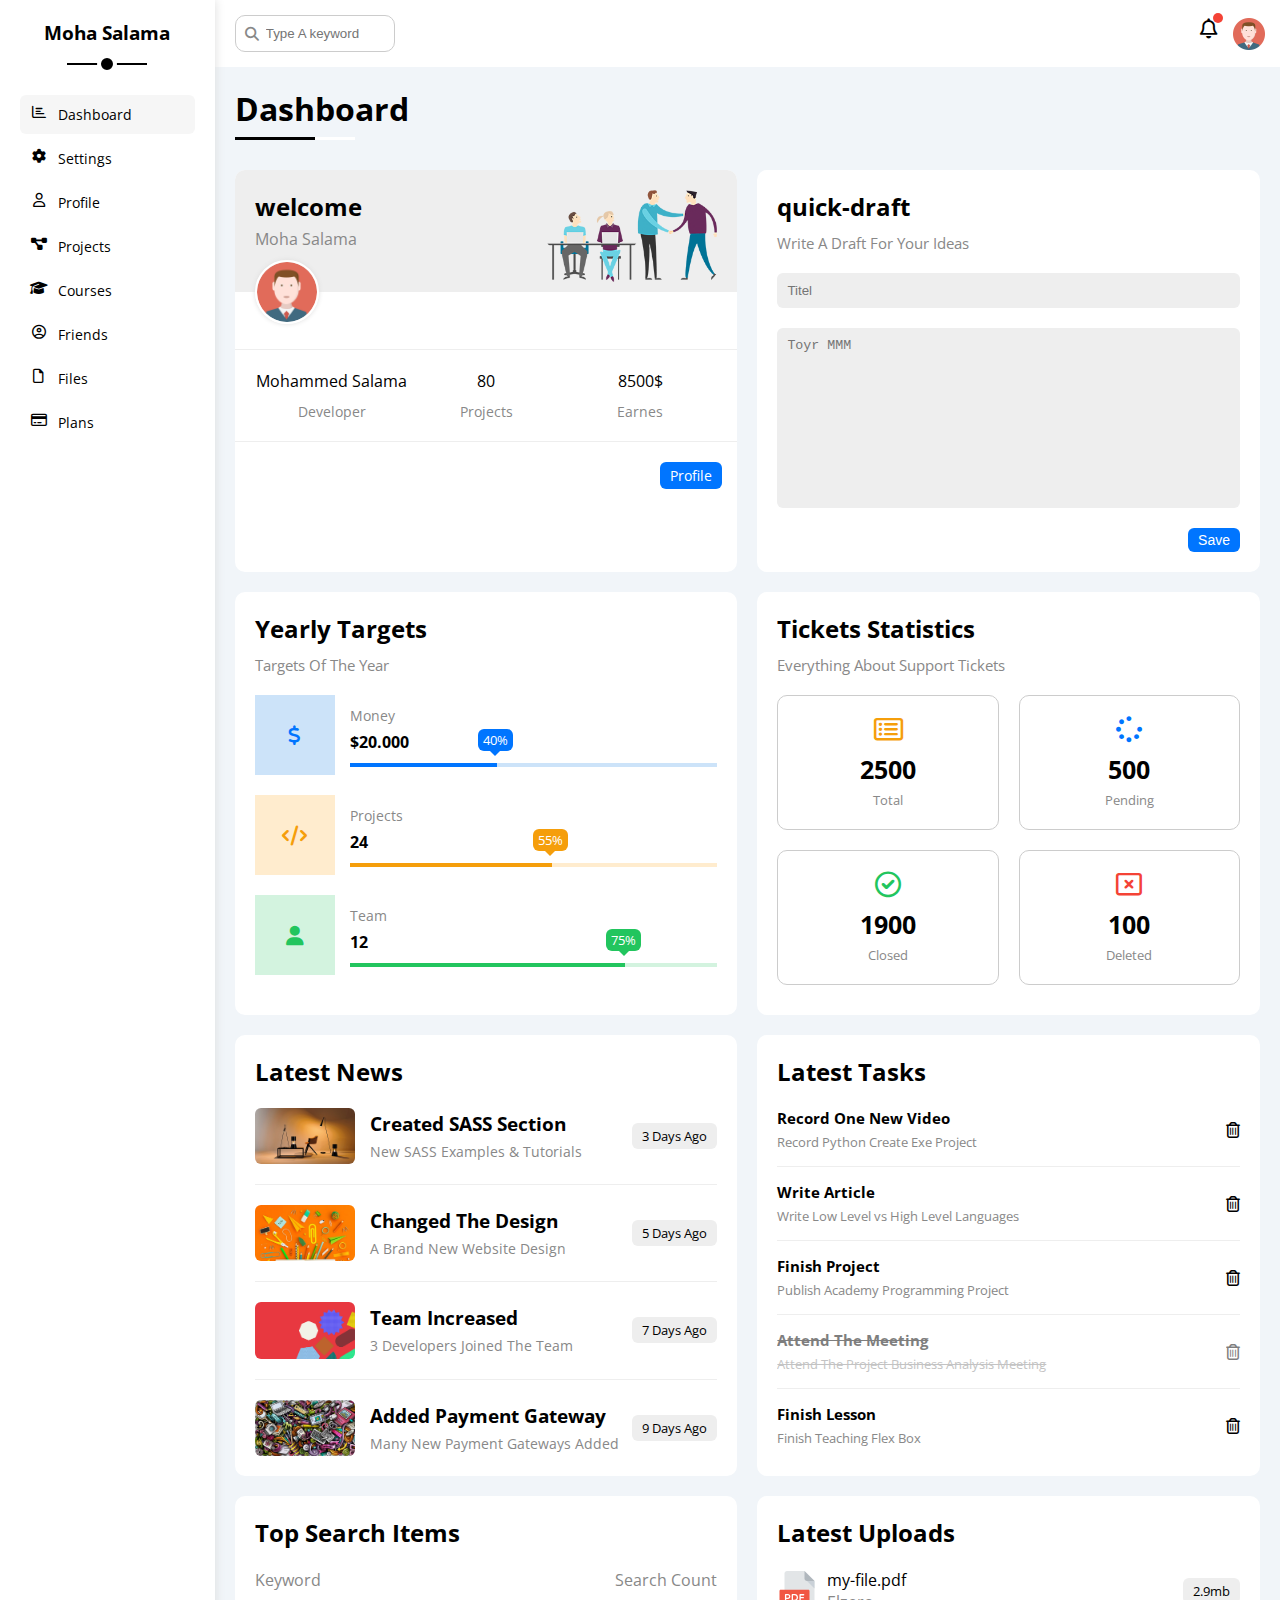
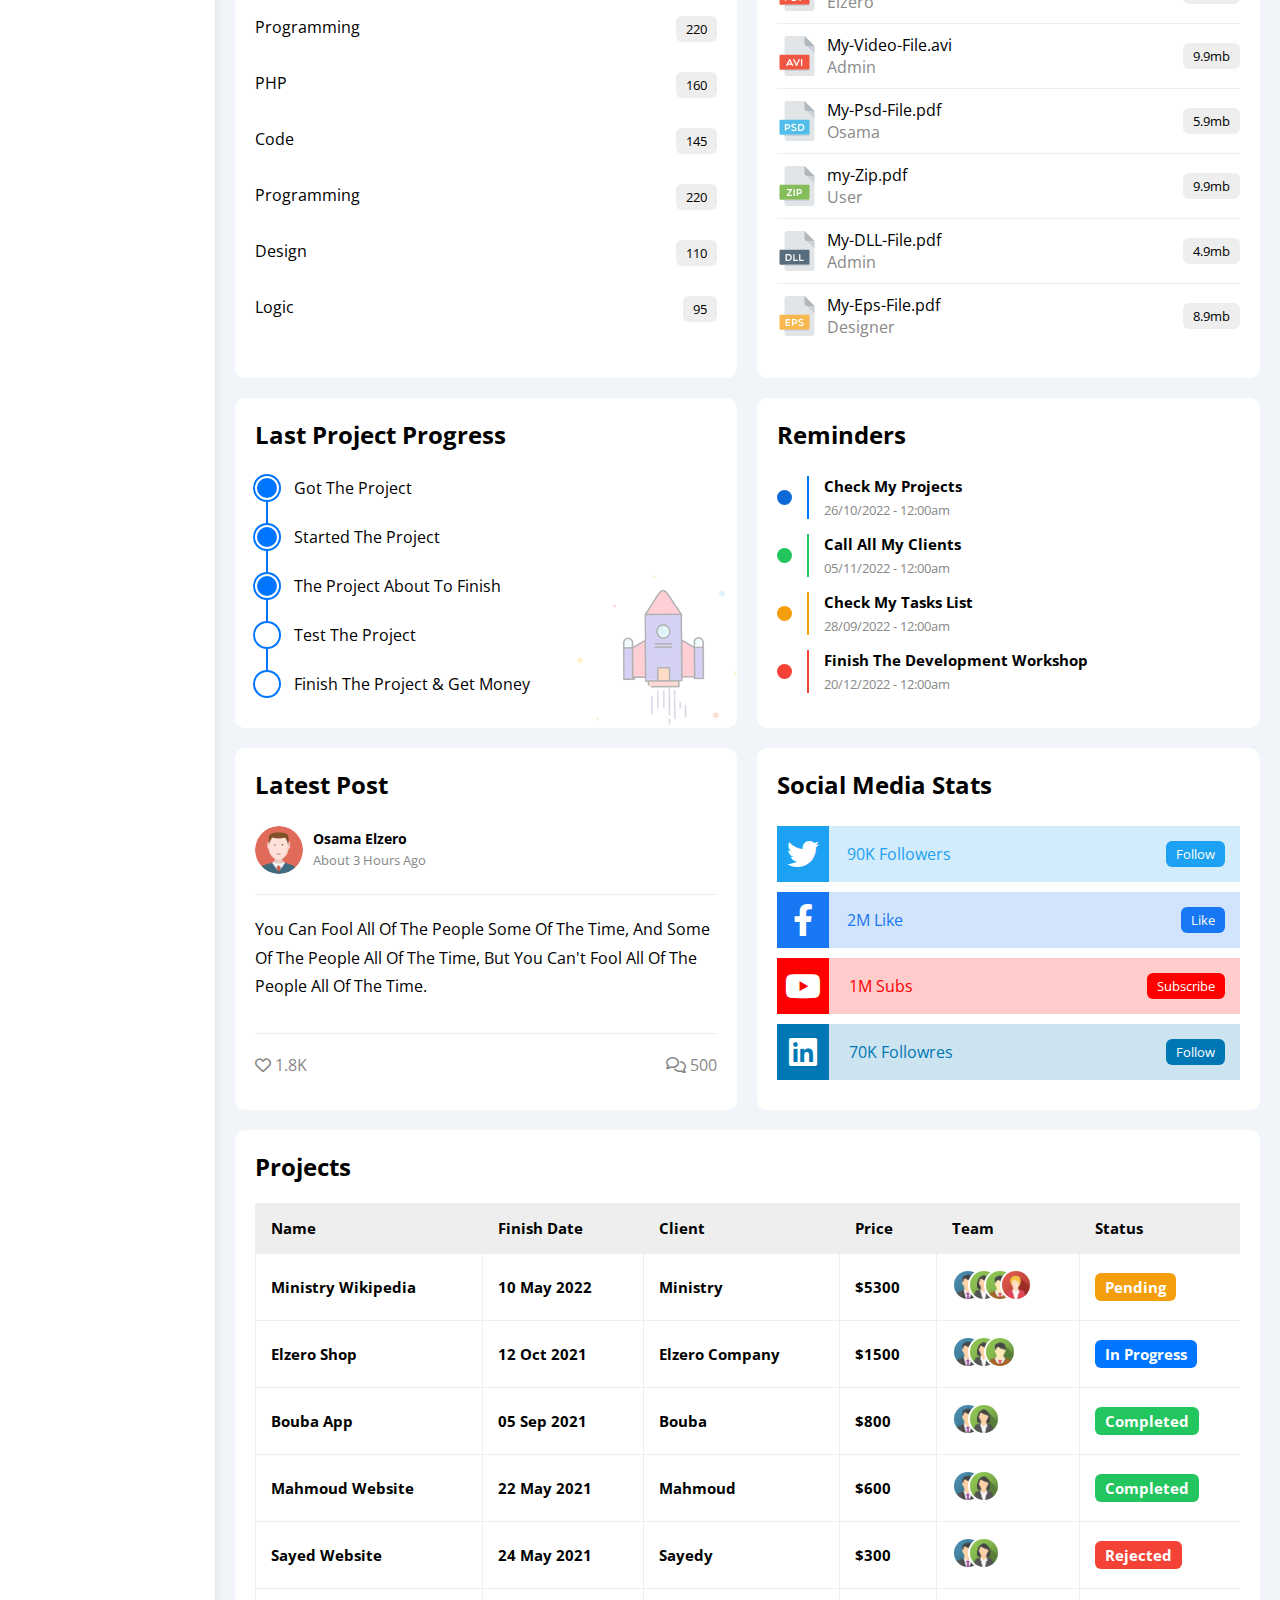
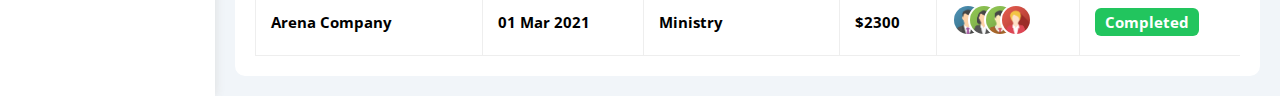
<file: index.html>
<!DOCTYPE html>
<html lang="en">

<head>
    <meta charset="UTF-8">
    <meta name="viewport" content="width=device-width, initial-scale=1.0">
    <link rel="stylesheet" href="css/framework.css">
    <link rel="stylesheet" href="css/master.css">

    <link rel="stylesheet" href="css/all.min.css">
    <link rel="preconnect" href="https://fonts.googleapis.com" />
    <link rel="preconnect" href="https://fonts.gstatic.com" crossorigin />
    <link href="https://fonts.googleapis.com/css2?family=Open+Sans:wght@300;500&#038;display=swap" rel="stylesheet" />
</head>
<title>Dashboard</title>
</head>

<body>
    <div class="page d-flex">
        <div class="sidebar bg-white p-20 p-relative">
            <h3 class=" p-relative txt-c mt-0 ">Moha Salama</h3>
            <ul>
                <li>
                    <a class="active d-flex aling-center fs-14 c-black rad-6 p-10" href="index.html">
                        <i class="fa-regular fa-chart-bar fa-fw"></i>
                        <span> Dashboard</span>
                    </a>
                </li>
                <li>
                    <a class=" d-flex aling-center fs-14 c-black rad-6 p-10" href="settings.html">
                        <i class="fa-solid fa-gear fa-fw"></i>
                        <span> Settings</span>
                    </a>
                </li>
                <li>
                    <a class=" d-flex aling-center fs-14 c-black rad-6 p-10" href="profile.html">
                        <i class="fa-regular fa-user fa-fw"></i>
                        <span> Profile</span>
                    </a>
                </li>

                <li>
                    <a class="d-flex aling-center fs-14 c-black rad-6 p-10" href="projects.html">
                        <i class="fa-solid fa-diagram-project fa-fw"></i>
                        <span> Projects</span>
                    </a>
                </li>
                <li>
                    <a class="d-flex aling-center fs-14 c-black rad-6 p-10" href="courses.html">
                        <i class="fa-solid fa-graduation-cap fa-fw"></i>
                        <span> Courses</span>
                    </a>
                </li>
                <li>
                    <a class="d-flex aling-center fs-14 c-black rad-6 p-10" href="friends.html">
                        <i class="fa-regular fa-circle-user fa-fw"></i>
                        <span> Friends</span>
                    </a>
                </li>
                <li>
                    <a class="d-flex aling-center fs-14 c-black rad-6 p-10" href="files.html">
                        <i class="fa-regular fa-file fa-fw"></i>
                        <span> Files</span>
                    </a>
                </li>
                <li>
                    <a class="d-flex aling-center fs-14 c-black rad-6 p-10" href="plans.html">
                        <i class="fa-regular fa-credit-card fa-fw"></i>
                        <span> Plans</span>
                    </a>
                </li>
            </ul>
        </div>
        <div class="content w-full">
            <div class="head bg-white p-15 between-flex">
                <div class="search p-relative">
                    <input class="p-10" type="search" placeholder="Type A keyword">
                </div>
                <div class="icons d-flex aling-center">
                    <span class="notification p-relative">
                        <i class="fa-regular fa-bell fa-lg"></i>
                    </span>
                    <img src="imgs/avatar.png" alt="">
                </div>
            </div>
            <h1 class="p-relative "> Dashboard </h1>
            <div class="wrapper d-grid gap-20">
                <div class="welcome bg-white rad-10 txt-c-mobile block-mobile">
                    <div class="intro p-20 d-flex space-between bg-eee">
                        <div>
                            <h2 class="m-0 ">welcome</h2>
                            <p class="c-grey mt-5">Moha Salama</p>

                        </div>
                        <img class="hide-mobile" src="imgs/welcome.png" alt="">
                    </div>
                    <img src="imgs/avatar.png" alt="" class="avatar">
                    <div class="body txt-c d-flex p-20 mt-20 mb-20 block-mobile">
                        <div>Mohammed Salama<span class=" d-block c-grey fs-14 mt-10"> Developer<span></div>
                        <div>80<span class=" d-block c-grey fs-14 mt-10"> Projects<span></div>
                        <div>8500$<span class=" d-block c-grey fs-14 mt-10"> Earnes</span></div>
                    </div>
                    <a href="profile.html" class="visit d-block fs-14 rad-6 bg-blue c-white w-fit btn-shape">Profile</a>
                </div>
                <div class="quick-draft p-20 bg-white rad-10">
                    <h2 class="mt-0 mb-10 ">
                        quick-draft
                    </h2>
                    <p class=" mt-0 mb-20 c-grey fs-15">Write A Draft For Your Ideas</p>
                    <form>
                        <input class="d-block mb-20 w-full p-10 b-none bg-eee rad-6" type="text" placeholder="Titel" />
                        <textarea class="d-block mb-20 w-full p-10 b-none bg-eee rad-6 "
                            placeholder="Toyr MMM"></textarea>
                        <input class="save d-block fs-14 bg-blue b-none c-white w-fit btn-shape" type="submit"
                            value="Save" />
                    </form>
                </div>
                <div class="targets p-20 bg-white rad-10">
                    <h2 class="mt-0 mb-10"> Yearly Targets </h2>
                    <p class="mt-0 mb-20 c-grey fs-15"> Targets Of The Year</p>
                    <div class="target-row mb-20 blue center-flex">
                        <div class="icon center-flex">
                            <i class="fa-solid fa-dollar-sign fa-lg c-blue"></i>
                        </div>
                        <div class="details">
                            <span class="fs-14 c-grey">Money</span>
                            <span class="d-block mt-5 mb-10 fw-bold">$20.000</span>
                            <div class="progress p-relative ">
                                <span class="bg-blue blue" style="width: 40%">
                                    <span class="bg-blue">40%</span>
                                </span>

                            </div>
                        </div>
                    </div>
                    <div class="target-row mb-20 orange center-flex">
                        <div class="icon center-flex">
                            <i class="fa-solid fa-code fa-lg c-orange"></i>
                        </div>
                        <div class="details">
                            <span class="fs-14 c-grey">Projects</span>
                            <span class="d-block mt-5 mb-10 fw-bold">24</span>
                            <div class="progress p-relative ">
                                <span class="bg-orange orange" style="width: 55%">
                                    <span class="bg-orange">55%</span>
                                </span>

                            </div>
                        </div>
                    </div>
                    <div class="target-row mb-20 green center-flex">
                        <div class="icon center-flex">
                            <i class="fa-solid fa-user fa-lg c-green"></i>
                        </div>
                        <div class="details">
                            <span class="fs-14 c-grey">Team</span>
                            <span class="d-block mt-5 mb-10 fw-bold">12</span>
                            <div class="progress p-relative ">
                                <span class="bg-green green" style="width: 75%">
                                    <span class="bg-green">75%</span>
                                </span>

                            </div>
                        </div>
                    </div>
                </div>
                <div class="tickets p-20 bg-white rad-10">
                    <h2 class="mt-0 mb-10">Tickets Statistics</h2>
                    <p class="mt-0 mb-20 c-grey fs-15">Everything About Support Tickets</p>
                    <div class="d-flex txt-c gap-20 f-wrap">
                        <div class="box p-20 rad-10 fs-13 c-grey">
                            <i class="fa-regular fa-rectangle-list fa-2x mb-10 c-orange"></i>
                            <span class="d-block c-black fw-bold fs-25 mb-5">2500</span>
                            Total
                        </div>
                        <div class="box p-20 rad-10 fs-13 c-grey">
                            <i class="fa-solid fa-spinner fa-2x mb-10 c-blue"></i>
                            <span class="d-block c-black fw-bold fs-25 mb-5">500</span>
                            Pending
                        </div>
                        <div class="box p-20 rad-10 fs-13 c-grey">
                            <i class="fa-regular fa-circle-check fa-2x mb-10 c-green"></i>
                            <span class="d-block c-black fw-bold fs-25 mb-5">1900</span>
                            Closed
                        </div>
                        <div class="box p-20 rad-10 fs-13 c-grey">
                            <i class="fa-regular fa-rectangle-xmark fa-2x mb-10 c-red"></i>
                            <span class="d-block c-black fw-bold fs-25 mb-5">100</span>
                            Deleted
                        </div>
                    </div>
                </div>
                <div class="latest-news p-20 bg-white rad-10 txt-c-mobile">
                    <h2 class="mt-0 mb-20">Latest News</h2>
                    <div class="news-row d-flex align-center">
                        <img decoding="async" src="imgs/news-01.png" alt="" />
                        <div class="info">
                            <h3>Created SASS Section</h3>
                            <p class="m-0 fs-14 c-grey">New SASS Examples & Tutorials</p>
                        </div>
                        <div class="btn-shape bg-eee fs-13 label">3 Days Ago</div>
                    </div>
                    <div class="news-row d-flex align-center">
                        <img decoding="async" src="imgs/news-02.png" alt="" />
                        <div class="info">
                            <h3>Changed The Design</h3>
                            <p class="m-0 fs-14 c-grey">A Brand New Website Design</p>
                        </div>
                        <div class="btn-shape bg-eee fs-13 label">5 Days Ago</div>
                    </div>
                    <div class="news-row d-flex align-center">
                        <img decoding="async" src="imgs/news-03.png" alt="" />
                        <div class="info">
                            <h3>Team Increased</h3>
                            <p class="m-0 fs-14 c-grey">3 Developers Joined The Team</p>
                        </div>
                        <div class="btn-shape bg-eee fs-13 label">7 Days Ago</div>
                    </div>
                    <div class="news-row d-flex align-center">
                        <img decoding="async" src="imgs/news-04.png" alt="" />
                        <div class="info">
                            <h3>Added Payment Gateway</h3>
                            <p class="m-0 fs-14 c-grey">Many New Payment Gateways Added</p>
                        </div>
                        <div class="btn-shape bg-eee fs-13 label">9 Days Ago</div>
                    </div>
                </div>
                <div class="tasks p-20 bg-white rad-10 ">
                    <h2 class="mt-0 mb-20">Latest Tasks</h2>
                    <div class="task-row between-flex">
                        <div class="info">
                            <h3 class="mt-0 mb-5 fs-15">Record One New Video</h3>
                            <p class="fs-13 c-grey m-0 ">Record Python Create Exe Project</p>
                        </div>
                        <i class="fa-regular fa-trash-can delete"></i>
                    </div>
                    <div class="task-row between-flex">
                        <div class="info">
                            <h3 class="mt-0 mb-5 fs-15">Write Article</h3>
                            <p class="fs-13 c-grey m-0 ">Write Low Level vs High Level Languages</p>
                        </div>
                        <i class="fa-regular fa-trash-can delete"></i>
                    </div>
                    <div class="task-row between-flex">
                        <div class="info">
                            <h3 class="mt-0 mb-5 fs-15">Finish Project</h3>
                            <p class="fs-13 c-grey m-0 ">Publish Academy Programming Project</p>
                        </div>
                        <i class="fa-regular fa-trash-can delete"></i>
                    </div>
                    <div class="task-row between-flex">
                        <div class="info">
                            <h3 class="mt-0 mb-5 fs-15">Attend The Meeting</h3>
                            <p class="fs-13 c-grey m-0 ">Attend The Project Business Analysis Meeting</p>
                        </div>
                        <i class="fa-regular fa-trash-can delete"></i>
                    </div>
                    <div class="task-row between-flex">
                        <div class="info">
                            <h3 class="mt-0 mb-5 fs-15">Finish Lesson</h3>
                            <p class="fs-13 c-grey m-0 ">Finish Teaching Flex Box
                            </p>
                        </div>
                        <i class="fa-regular fa-trash-can delete"></i>
                    </div>
                </div>
                <div class="search-items p-20 bg-white rad-10">
                    <h2 class="mt-0 mb-20">Top Search Items</h2>
                    <div class="items-head d-flex space-between c-grey mb-10">
                        <div>Keyword</div>
                        <div>Search Count</div>
                    </div>
                    <div class="items d-flex space-between pt-15 pb-15">
                        <span>Programming</span>
                        <span class="btn-shape bg-eee fs-13">220</span>
                    </div>
                    <div class="items d-flex space-between pt-15 pb-15">
                        <span>PHP</span>
                        <span class="btn-shape bg-eee fs-13">160</span>
                    </div>
                    <div class="items d-flex space-between pt-15 pb-15">
                        <span>Code</span>
                        <span class="btn-shape bg-eee fs-13">145</span>
                    </div>
                    <div class="items d-flex space-between pt-15 pb-15">
                        <span>Programming</span>
                        <span class="btn-shape bg-eee fs-13">220</span>
                    </div>
                    <div class="items d-flex space-between pt-15 pb-15">
                        <span>Design</span>
                        <span class="btn-shape bg-eee fs-13">110</span>
                    </div>
                    <div class="items d-flex space-between pt-15 pb-15">
                        <span>Logic</span>
                        <span class="btn-shape bg-eee fs-13">95</span>
                    </div>
                </div>
                <div class="latest-uploads rad-10 p-20 bg-white ">
                    <h2 class="mt-0 mb-20">Latest Uploads</h2>
                    <ul class="m-0">
                        <li class="between-flex pb-10 mb-10 borb-1">
                            <div class="d-flex align-center">
                                <img src="imgs/pdf.svg" alt="" class="mr-10">
                                <div class="">
                                    <span class="d-block">my-file.pdf</span>
                                    <span class="d-block c-grey">Elzero</span>
                                </div>
                            </div>
                            <div class="btn-shape bg-eee fs-13">
                                2.9mb
                            </div>
                        </li>
                        <li class="between-flex pb-10 mb-10 borb-1">
                            <div class="d-flex align-center">
                                <img src="imgs/avi.svg" alt="" class="mr-10">
                                <div class="">
                                    <span class="d-block">My-Video-File.avi</span>
                                    <span class="d-block c-grey">Admin</span>
                                </div>
                            </div>
                            <div class="btn-shape bg-eee fs-13">
                                9.9mb
                            </div>
                        </li>
                        <li class="between-flex pb-10 mb-10 borb-1">
                            <div class="d-flex align-center">
                                <img src="imgs/psd.svg" alt="" class="mr-10">
                                <div class="">
                                    <span class="d-block">My-Psd-File.pdf</span>
                                    <span class="d-block c-grey">Osama</span>
                                </div>
                            </div>
                            <div class="btn-shape bg-eee fs-13">
                                5.9mb
                            </div>
                        </li>
                        <li class="between-flex pb-10 mb-10 borb-1">
                            <div class="d-flex align-center">
                                <img src="imgs/zip.svg" alt="" class="mr-10">
                                <div class="">
                                    <span class="d-block">my-Zip.pdf</span>
                                    <span class="d-block c-grey">User</span>
                                </div>
                            </div>
                            <div class="btn-shape bg-eee fs-13">
                                9.9mb
                            </div>
                        </li>
                        <li class="between-flex pb-10 mb-10 borb-1">
                            <div class="d-flex align-center">
                                <img src="imgs/dll.svg" alt="" class="mr-10">
                                <div class="">
                                    <span class="d-block">My-DLL-File.pdf</span>
                                    <span class="d-block c-grey">Admin</span>
                                </div>
                            </div>
                            <div class="btn-shape bg-eee fs-13">
                                4.9mb
                            </div>
                        </li>
                        <li class="between-flex pb-10 mb-10 borb-1">
                            <div class="d-flex align-center">
                                <img src="imgs/eps.svg" alt="" class="mr-10">
                                <div class="">
                                    <span class="d-block">My-Eps-File.pdf</span>
                                    <span class="d-block c-grey">Designer</span>
                                </div>
                            </div>
                            <div class="btn-shape bg-eee fs-13">
                                8.9mb
                            </div>
                        </li>
                    </ul>

                </div>
                <div class="last-project p-20 bg-white rad-10 p-relative">
                    <h2 class="mt-0 mb-20">Last Project Progress</h2>
                    <ul class="m-0 p-relative">
                        <li class="mt-25 d-flex align-center done">Got The Project</li>
                        <li class="mt-25 d-flex align-center done">Started The Project</li>
                        <li class="mt-25 d-flex align-center done">The Project About To Finish</li>
                        <li class="mt-25 d-flex align-center current">Test The Project</li>
                        <li class="mt-25 d-flex align-center">Finish The Project & Get Money</li>
                    </ul>
                    <img decoding="async" class="launch-icon hide-mobile" src="imgs/project.png" alt="" />
                </div>
                <div class="reminders p-20 bg-white rad-10 ">
                    <h2 class="mt-0 mb-25">Reminders</h2>
                    <div class="m-0 test ">
                        <ul class="m-0 p-relative">
                            <li class="d-flex align-center blue pb-15">
                                <div class="">
                                    <span class="ml-15 fs-15 pl-15 d-block fw-bold">Check My Projects</span>
                                    <span class="ml-15 fs-13 pl-15 d-block pt-5 c-grey">26/10/2022 - 12:00am</span>
                                </div>
                            </li>
                            <li class="d-flex align-center green pb-15">
                                <div class="">
                                    <span class="ml-15 fs-15 pl-15 d-block fw-bold">Call All My Clients</span>
                                    <span class="ml-15 fs-13 pl-15 d-block pt-5 c-grey">05/11/2022 - 12:00am</span>
                                </div>
                            </li>
                            <li class="d-flex align-center orange pb-15">
                                <div class="">
                                    <span class="ml-15 fs-15 pl-15 d-block fw-bold ">Check My Tasks List</span>
                                    <span class="ml-15 fs-13 pl-15 d-block pt-5 c-grey">28/09/2022 - 12:00am</span>
                                </div>
                            </li>
                            <li class="d-flex align-center red pb-15">
                                <div class="">
                                    <span class="ml-15 fs-15 pl-15 d-block fw-bold">Finish The Development
                                        Workshop</span>
                                    <span class="ml-15 fs-13 pl-15 d-block pt-5 c-grey">20/12/2022 - 12:00am</span>
                                </div>
                            </li>

                        </ul>


                    </div>

                </div>
                <div class="latest-post rad-10 p-20 bg-white p-relative">
                    <h2 class="mt-0 mb-25">Latest Post</h2>
                    <div class="top d-flex align-center">
                        <img src="imgs/avatar.png" alt="" class="borr mr-10">
                        <div class="info">
                            <span class="d-block fs-14 fw-bold">Osama Elzero</span>
                            <span class=" fs-13 c-grey">About 3 Hours Ago</span>
                        </div>
                    </div>
                    <div class="text txt-c-mobile pt-20 pb-20 mt-20 mb-20">
                        You can fool all of the people some of the time, and some of the people all of the time, but
                        you can't fool all of the people all of the time.
                    </div>
                    <div class="post-stats d-flex space-between">
                        <div>
                            <i class="fa-regular fa-heart c-grey"></i>
                            <span class="c-grey ">1.8K</span>
                        </div>
                        <div>
                            <i class="fa-regular fa-comments c-grey"></i>
                            <span class="c-grey">500</span>
                        </div>
                    </div>
                </div>
               <div class="social-media p-20 bg-white rad-10 p-relative">
                <h2 class="mt-0 mb-25">Social Media Stats</h2>
               <div class=" twitter p-relative p-15 mb-10 between-flex">
                <i class= 'fa-brands fa-twitter fa-2x' ></i>
                <span class="">90K Followers</span>
                <a  href="" class="btn-shape c-white fs-13">Follow</a>
               </div>
               <div class="faceboox p-relative between-flex p-15 mb-10">
                <i class="fa-brands fa-facebook-f fa-2x"></i>
                <span>2M Like</span>
                <a href="#" class="btn-shape c-white fs-13"> Like</a>
               </div>
<div class="youtube p-relative p-15 mb-10 between-flex ">
    <i class="fa-brands fa-youtube fa-2x"></i>
    <span>1M Subs</span>
    <a href="" class="fs-13 btn-shape c-white">Subscribe</a>
</div>
<div class="linked p-relative mb-10 p-15 between-flex">
    <i class="fa-brands fa-linkedin fa-2x c-white " ></i>
    <span>70K Followres</span>
    <a href="" class="btn-shape c-white fs-13 ">Follow</a>
</div>
               </div> 
            </div>
<div class="projects p-20 bg-white rad-10 m-20">
    <h2 class="mt-0 mb-20">Projects</h2>
    <div class="responsive-table">
        <table class="fs-15 w-full">
            <thead>
                <tr>
                    <td>Name</td>
                    <td>Finish Date</td>
                    <td>Client</td>
                    <td>Price</td>
                    <td>Team</td>
                    <td>Status</td>
                </tr>
            </thead>
            <tbody>
                <tr>
                    <td>Ministry Wikipedia</td>
                    <td>10 May 2022</td>
                    <td>Ministry</td>
                    <td>$5300</td>
                    <td>
                        <img decoding="async" src="imgs/team-01.png" alt="" />
                        <img decoding="async" src="imgs/team-02.png" alt="" />
                        <img decoding="async" src="imgs/team-03.png" alt="" />
                        <img decoding="async" src="imgs/team-05.png" alt="" /> 
                    </td>
                    <td>
                        <span class="label btn-shape bg-orange c-white">Pending</span>
                    </td>
                </tr>
                <tr>
                    <td>Elzero Shop	</td>
                    <td>12 Oct 2021	</td>
                    <td>Elzero Company</td>
                    <td>$1500</td>
                    <td>
                        <img decoding="async" src="imgs/team-01.png" alt="" />
                        <img decoding="async" src="imgs/team-02.png" alt="" />
                        <img decoding="async" src="imgs/team-03.png" alt="" />

                    </td>
                    <td>
                        <span class="label btn-shape bg-blue c-white">In Progress</span>
                    </td>
                </tr>
                <tr>
                    <td>Bouba App</td>
                    <td>05 Sep 2021	</td>
                    <td>Bouba</td>
                    <td>$800</td>
                    <td>
                        <img decoding="async" src="imgs/team-01.png" alt="" />
                        <img decoding="async" src="imgs/team-02.png" alt="" />

                    </td>
                    <td>
                        <span class="label btn-shape bg-green c-white">Completed </span>
                    </td>
                </tr>
                <tr>
                    <td>Mahmoud Website</td>
                    <td>22 May 2021</td>
                    <td>Mahmoud</td>
                    <td>$600</td>
                    <td>
                        <img decoding="async" src="imgs/team-01.png" alt="" />
                        <img decoding="async" src="imgs/team-02.png" alt="" />

                    </td>
                    <td>
                        <span class="label btn-shape bg-green c-white">Completed</span>
                    </td>
                </tr>
                <tr>
                    <td>Sayed Website	</td>
                    <td>24 May 2021	</td>
                    <td>Sayedy</td>
                    <td>$300</td>
                    <td>
                        <img decoding="async" src="imgs/team-01.png" alt="" />
                        <img decoding="async" src="imgs/team-02.png" alt="" />

                    </td>
                    <td>
                        <span class="label btn-shape bg-red c-white">Rejected</span>
                    </td>
                </tr>
                <tr>
                    <td>Arena Company</td>
                    <td>01 Mar 2021</td>
                    <td>Ministry</td>
                    <td>$2300</td>
                    <td>
                        <img decoding="async" src="imgs/team-01.png" alt="" />
                        <img decoding="async" src="imgs/team-02.png" alt="" />
                        <img decoding="async" src="imgs/team-03.png" alt="" />
                        <img decoding="async" src="imgs/team-05.png" alt="" /> 
                    </td>
                    <td>
                        <span class="label btn-shape bg-green c-white">Completed</span>
                    </td>
                </tr>
            </tbody>
        </table>
    </div>
</div>
        </div>

    </div>
</body>

</html>
</file>
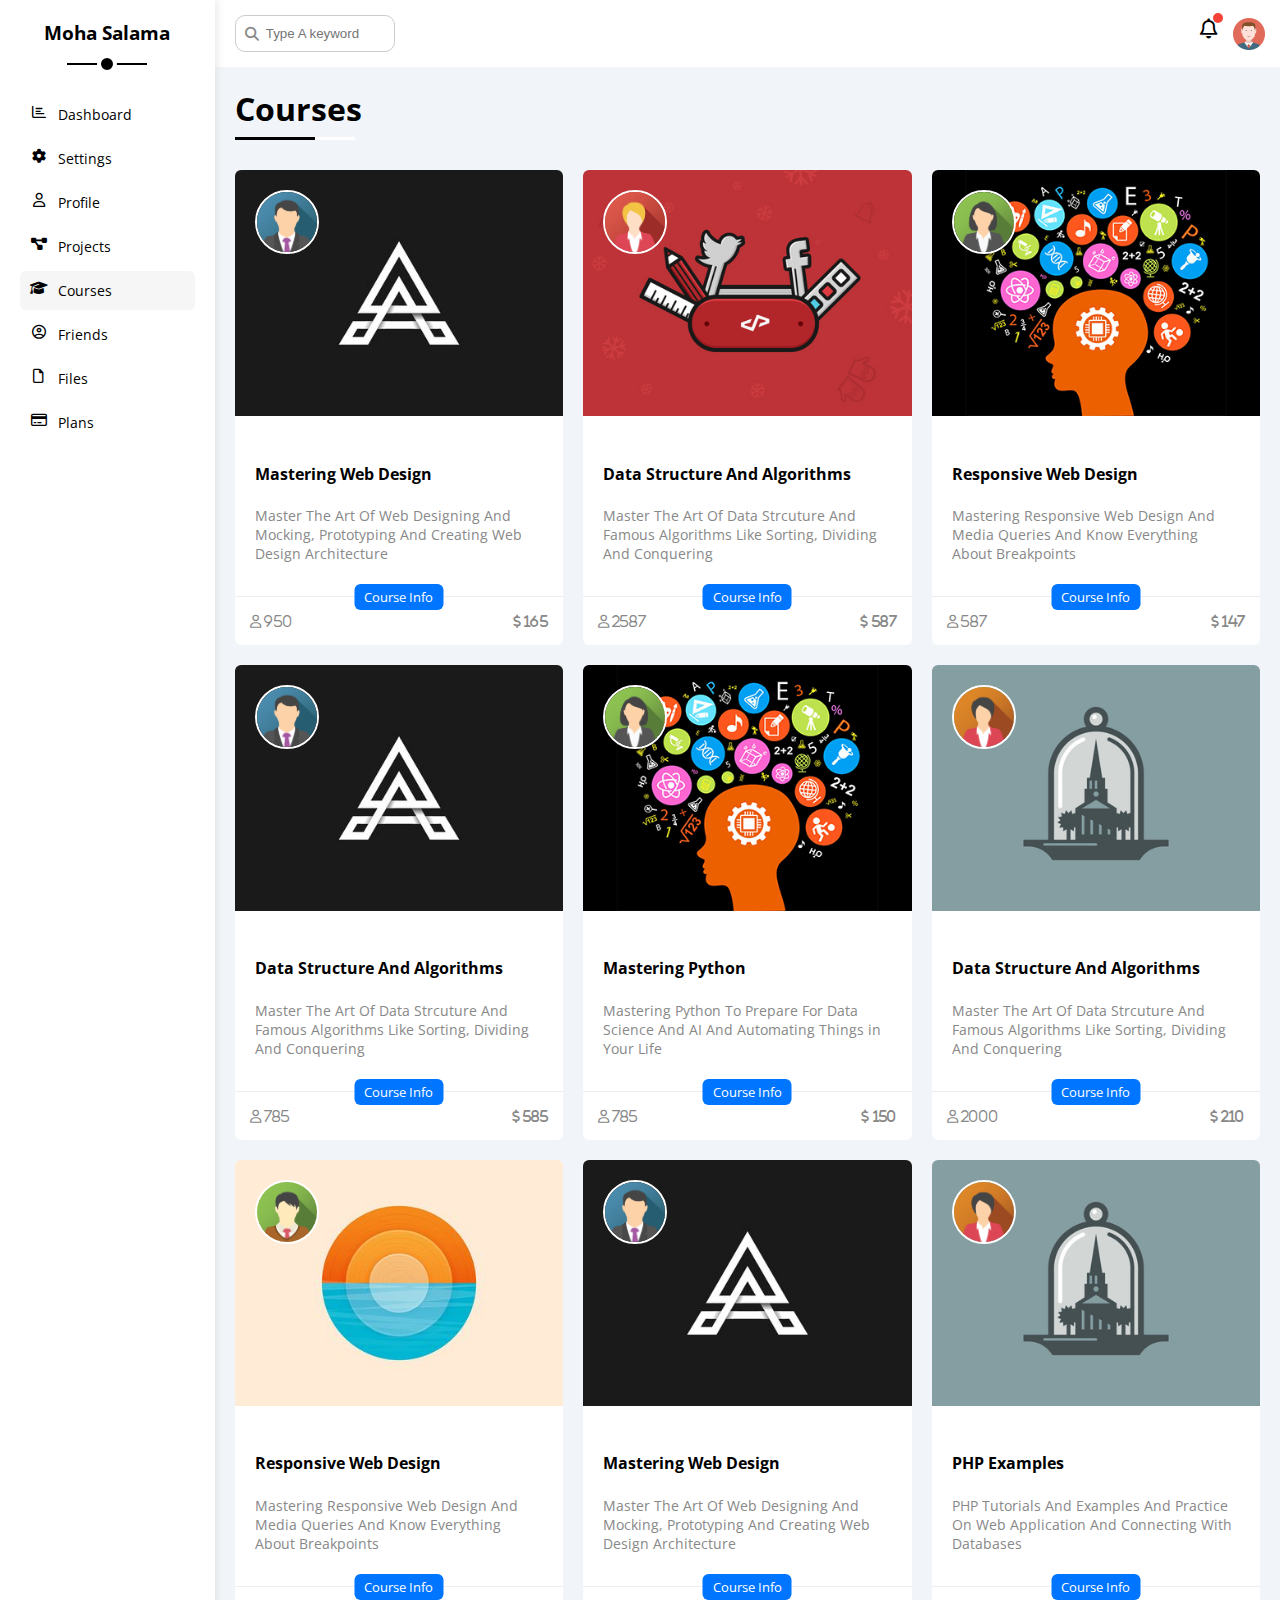
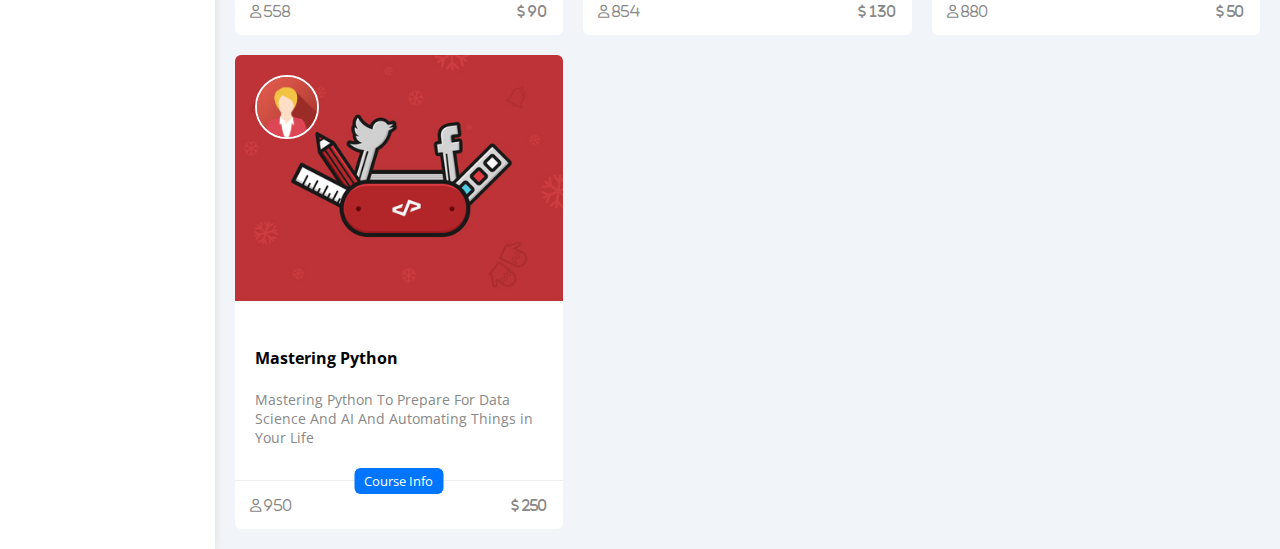
<file: courses.html>
<!DOCTYPE html>
<html lang="en">

<head>
    <meta charset="UTF-8">
    <meta name="viewport" content="width=device-width, initial-scale=1.0">
    <link rel="stylesheet" href="css/framework.css">
    <link rel="stylesheet" href="css/master.css">

    <link rel="stylesheet" href="css/all.min.css">
    <link rel="preconnect" href="https://fonts.googleapis.com" />
    <link rel="preconnect" href="https://fonts.gstatic.com" crossorigin />
    <link href="https://fonts.googleapis.com/css2?family=Open+Sans:wght@300;500&#038;display=swap" rel="stylesheet" />
</head>
<title>Courses</title>
</head>

<body>
    <div class="page d-flex">
        <div class="sidebar bg-white p-20 p-relative">
            <h3 class=" p-relative txt-c mt-0 ">Moha Salama</h3>
            <ul>
                <li>
                    <a class=" d-flex aling-center fs-14 c-black rad-6 p-10" href="index.html">
                        <i class="fa-regular fa-chart-bar fa-fw"></i>
                        <span> Dashboard</span>
                    </a>
                </li>
                <li>
                    <a class="  d-flex aling-center fs-14 c-black rad-6 p-10" href="settings.html">
                        <i class="fa-solid fa-gear fa-fw"></i>
                        <span> Settings</span>
                    </a>
                </li>
                <li>
                    <a class="  d-flex aling-center fs-14 c-black rad-6 p-10" href="profile.html">
                        <i class="fa-regular fa-user fa-fw"></i>
                        <span> Profile</span>
                    </a>
                </li>

                <li>
                    <a class="  d-flex aling-center fs-14 c-black rad-6 p-10" href="projects.html">
                        <i class="fa-solid fa-diagram-project fa-fw"></i>
                        <span> Projects</span>
                    </a>
                </li>
                <li>
                    <a class="active d-flex aling-center fs-14 c-black rad-6 p-10" href="courses.html">
                        <i class="fa-solid fa-graduation-cap fa-fw"></i>
                        <span> Courses</span>
                    </a>
                </li>
                <li>
                    <a class="d-flex aling-center fs-14 c-black rad-6 p-10" href="friends.html">
                        <i class="fa-regular fa-circle-user fa-fw"></i>
                        <span> Friends</span>
                    </a>
                </li>
                <li>
                    <a class="d-flex aling-center fs-14 c-black rad-6 p-10" href="files.html">
                        <i class="fa-regular fa-file fa-fw"></i>
                        <span> Files</span>
                    </a>
                </li>
                <li>
                    <a class="d-flex aling-center fs-14 c-black rad-6 p-10" href="plans.html">
                        <i class="fa-regular fa-credit-card fa-fw"></i>
                        <span> Plans</span>
                    </a>
                </li>
            </ul>
        </div>
        <div class="content w-full">
            <div class="head bg-white p-15 between-flex">
                <div class="search p-relative">
                    <input class="p-10" type="search" placeholder="Type A keyword">
                </div>
                <div class="icons d-flex aling-center">
                    <span class="notification p-relative">
                        <i class="fa-regular fa-bell fa-lg"></i>
                    </span>
                    <img src="imgs/avatar.png" alt="">
                </div>
            </div>
            <h1 class="p-relative "> Courses </h1>
            <div class="courses-page d-grid m-20 gap-20">
                <div class="course bg-white rad-6 p-relative">
                    <img class="cover" src="imgs/course-01.jpg" alt="">
                    <img src="imgs/team-01.png" alt="">
                    <div class="p-20">
                        <h4>Mastering Web Design</h4>
                        <p class="mt-15 mb-13 fs-14 c-grey description">Master The Art Of Web Designing And Mocking,
                            Prototyping And Creating Web Design Architecture</p>
                    </div>
                    <div class="info p-15 p-relative between-flex">
                        <span class=" titel bg-blue c-white btn-shape">Course Info</span>
                        <span class="c-grey">
                            <i class="fa-regular fa-user "> 950</i>
                        </span>
                        <span class="c-grey">
                            <i class="fa-solid fa-dollar-sign"> 165</i>
                        </span>

                    </div>
                </div>
                <div class="course bg-white rad-6 p-relative">
                    <img class="cover" src="imgs/course-05.jpg" alt="">
                    <img src="imgs/team-05.png" alt="">
                    <div class="p-20">
                        <h4>Data Structure And Algorithms</h4>
                        <p class="mt-15 mb-13 fs-14 c-grey description">Master The Art Of Data Strcuture And Famous Algorithms Like Sorting, Dividing And Conquering</p>
                    </div>
                    <div class="info p-15 p-relative between-flex">
                        <span class=" titel bg-blue c-white btn-shape">Course Info</span>
                        <span class="c-grey">
                            <i class="fa-regular fa-user "> 2587</i>
                        </span>
                        <span class="c-grey">
                            <i class="fa-solid fa-dollar-sign"> 587</i>
                        </span>

                    </div>
                </div>
                <div class="course bg-white rad-6 p-relative">
                    <img class="cover" src="imgs/course-02.jpg" alt="">
                    <img src="imgs/team-02.png" alt="">
                    <div class="p-20">
                        <h4>Responsive Web Design</h4>
                        <p class="mt-15 mb-13 fs-14 c-grey description">Mastering Responsive Web Design And Media Queries And Know Everything About Breakpoints</p>
                    </div>
                    <div class="info p-15 p-relative between-flex">
                        <span class=" titel bg-blue c-white btn-shape">Course Info</span>
                        <span class="c-grey">
                            <i class="fa-regular fa-user "> 587</i>
                        </span>
                        <span class="c-grey">
                            <i class="fa-solid fa-dollar-sign"> 147</i>
                        </span>

                    </div>
                </div>
                <div class="course bg-white rad-6 p-relative">
                    <img class="cover" src="imgs/course-01.jpg" alt="">
                    <img src="imgs/team-01.png" alt="">
                    <div class="p-20">
                        <h4>Data Structure And Algorithms</h4>
                        <p class="mt-15 mb-13 fs-14 c-grey description">Master The Art Of Data Strcuture And Famous Algorithms Like Sorting, Dividing And Conquering</p>
                    </div>
                    <div class="info p-15 p-relative between-flex">
                        <span class=" titel bg-blue c-white btn-shape">Course Info</span>
                        <span class="c-grey">
                            <i class="fa-regular fa-user "> 785</i>
                        </span>
                        <span class="c-grey">
                            <i class="fa-solid fa-dollar-sign"> 585</i>
                        </span>

                    </div>
                </div>
                <div class="course bg-white rad-6 p-relative">
                    <img class="cover" src="imgs/course-02.jpg" alt="">
                    <img src="imgs/team-02.png" alt="">
                    <div class="p-20">
                        <h4>Mastering Python</h4>
                        <p class="mt-15 mb-13 fs-14 c-grey description">Mastering Python To Prepare For Data Science And AI And Automating Things in Your Life</p>
                    </div>
                    <div class="info p-15 p-relative between-flex">
                        <span class=" titel bg-blue c-white btn-shape">Course Info</span>
                        <span class="c-grey">
                            <i class="fa-regular fa-user "> 785</i>
                        </span>
                        <span class="c-grey">
                            <i class="fa-solid fa-dollar-sign"> 150</i>
                        </span>

                    </div>
                </div>
                <div class="course bg-white rad-6 p-relative">
                    <img class="cover" src="imgs/course-04.jpg" alt="">
                    <img src="imgs/team-04.png" alt="">
                    <div class="p-20">
                        <h4>Data Structure And Algorithms</h4>
                        <p class="mt-15 mb-13 fs-14 c-grey description">Master The Art Of Data Strcuture And Famous Algorithms Like Sorting, Dividing And Conquering</p>
                    </div>
                    <div class="info p-15 p-relative between-flex">
                        <span class=" titel bg-blue c-white btn-shape">Course Info</span>
                        <span class="c-grey">
                            <i class="fa-regular fa-user "> 2000</i>
                        </span>
                        <span class="c-grey">
                            <i class="fa-solid fa-dollar-sign"> 210</i>
                        </span>

                    </div>
                </div>
                <div class="course bg-white rad-6 p-relative">
                    <img class="cover" src="imgs/course-03.jpg" alt="">
                    <img src="imgs/team-03.png" alt="">
                    <div class="p-20">
                        <h4>Responsive Web Design</h4>
                        <p class="mt-15 mb-13 fs-14 c-grey description">Mastering Responsive Web Design And Media Queries And Know Everything About Breakpoints</p>
                    </div>
                    <div class="info p-15 p-relative between-flex">
                        <span class=" titel bg-blue c-white btn-shape">Course Info</span>
                        <span class="c-grey">
                            <i class="fa-regular fa-user "> 558</i>
                        </span>
                        <span class="c-grey">
                            <i class="fa-solid fa-dollar-sign"> 90</i>
                        </span>

                    </div>
                </div>
                <div class="course bg-white rad-6 p-relative">
                    <img class="cover" src="imgs/course-01.jpg" alt="">
                    <img src="imgs/team-01.png" alt="">
                    <div class="p-20">
                        <h4>Mastering Web Design</h4>
                        <p class="mt-15 mb-13 fs-14 c-grey description">Master The Art Of Web Designing And Mocking,
                            Prototyping And Creating Web Design Architecture</p>
                    </div>
                    <div class="info p-15 p-relative between-flex">
                        <span class=" titel bg-blue c-white btn-shape">Course Info</span>
                        <span class="c-grey">
                            <i class="fa-regular fa-user "> 854</i>
                        </span>
                        <span class="c-grey">
                            <i class="fa-solid fa-dollar-sign"> 130</i>
                        </span>

                    </div>
                </div>
                <div class="course bg-white rad-6 p-relative">
                    <img class="cover" src="imgs/course-04.jpg" alt="">
                    <img src="imgs/team-04.png" alt="">
                    <div class="p-20">
                        <h4>PHP Examples</h4>
                        <p class="mt-15 mb-13 fs-14 c-grey description">PHP Tutorials And Examples And Practice On Web Application And Connecting With Databases</p>
                    </div>
                    <div class="info p-15 p-relative between-flex">
                        <span class=" titel bg-blue c-white btn-shape">Course Info</span>
                        <span class="c-grey">
                            <i class="fa-regular fa-user "> 880</i>
                        </span>
                        <span class="c-grey">
                            <i class="fa-solid fa-dollar-sign"> 50</i>
                        </span>

                    </div>
                </div>
                <div class="course bg-white rad-6 p-relative">
                    <img class="cover" src="imgs/course-05.jpg" alt="">
                    <img src="imgs/team-05.png" alt="">
                    <div class="p-20">
                        <h4>Mastering Python</h4>
                        <p class="mt-15 mb-13 fs-14 c-grey description">Mastering Python To Prepare For Data Science And AI And Automating Things in Your Life</p>
                    </div>
                    <div class="info p-15 p-relative between-flex">
                        <span class=" titel bg-blue c-white btn-shape">Course Info</span>
                        <span class="c-grey">
                            <i class="fa-regular fa-user "> 950</i>
                        </span>
                        <span class="c-grey">
                            <i class="fa-solid fa-dollar-sign"> 250</i>
                        </span>

                    </div>
                </div>

            </div>
        </div>
    </div>

    </div>
</body>

</html>
</file>
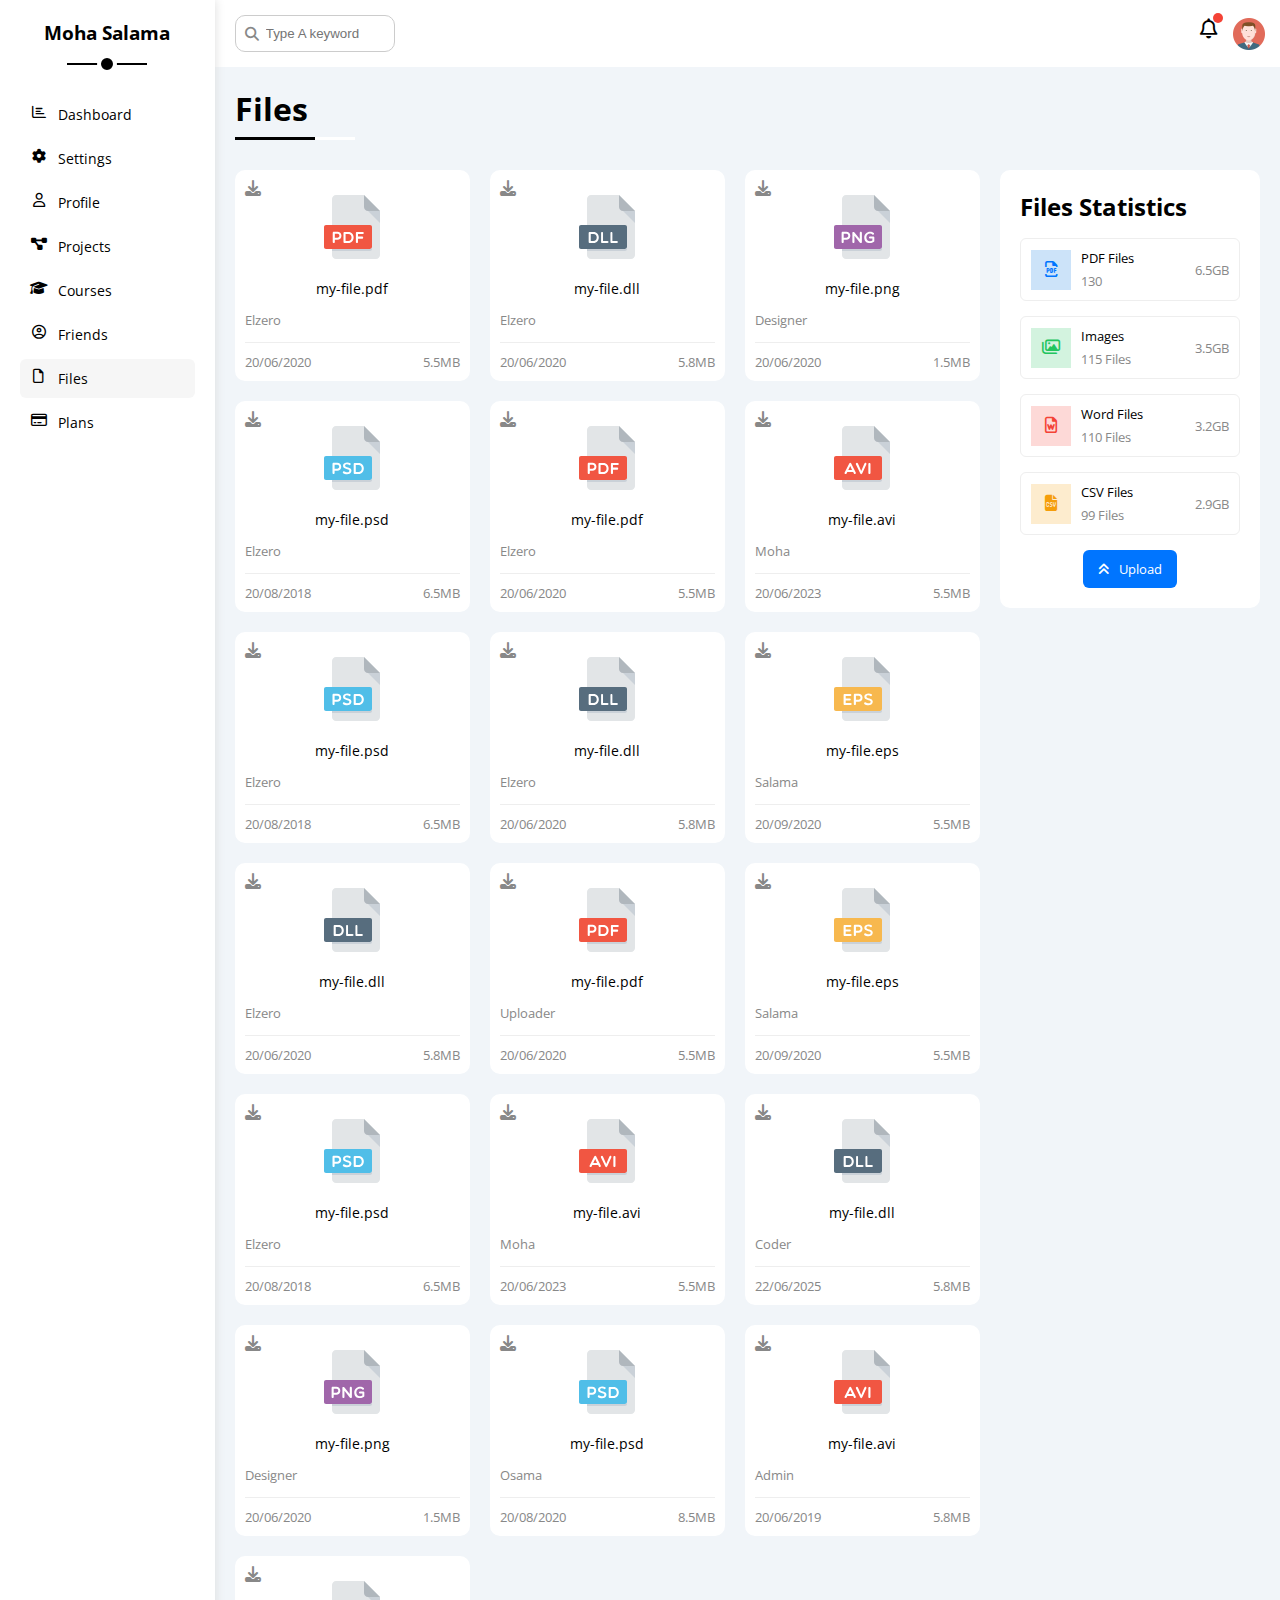
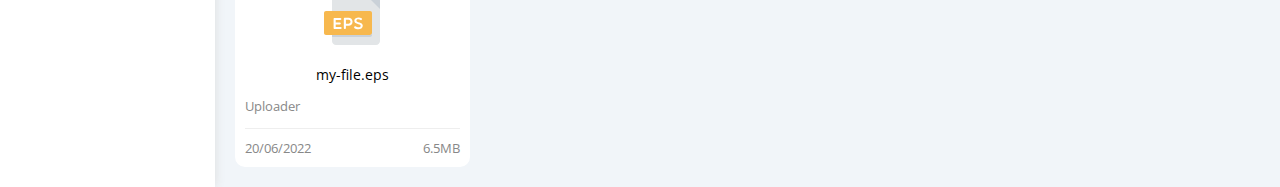
<file: files.html>
<!DOCTYPE html>
<html lang="en">

<head>
    <meta charset="UTF-8">
    <meta name="viewport" content="width=device-width, initial-scale=1.0">
    <link rel="stylesheet" href="css/framework.css">
    <link rel="stylesheet" href="css/master.css">

    <link rel="stylesheet" href="css/all.min.css">
    <link rel="preconnect" href="https://fonts.googleapis.com" />
    <link rel="preconnect" href="https://fonts.gstatic.com" crossorigin />
    <link href="https://fonts.googleapis.com/css2?family=Open+Sans:wght@300;500&#038;display=swap" rel="stylesheet" />
</head>
<title>Files</title>
</head>

<body>
    <div class="page d-flex">
        <div class="sidebar bg-white p-20 p-relative">
            <h3 class=" p-relative txt-c mt-0 ">Moha Salama</h3>
            <ul>
                <li>
                    <a class=" d-flex aling-center fs-14 c-black rad-6 p-10" href="index.html">
                        <i class="fa-regular fa-chart-bar fa-fw"></i>
                        <span> Dashboard</span>
                    </a>
                </li>
                <li>
                    <a class="  d-flex aling-center fs-14 c-black rad-6 p-10" href="settings.html">
                        <i class="fa-solid fa-gear fa-fw"></i>
                        <span> Settings</span>
                    </a>
                </li>
                <li>
                    <a class="  d-flex aling-center fs-14 c-black rad-6 p-10" href="profile.html">
                        <i class="fa-regular fa-user fa-fw"></i>
                        <span> Profile</span>
                    </a>
                </li>

                <li>
                    <a class="  d-flex aling-center fs-14 c-black rad-6 p-10" href="projects.html">
                        <i class="fa-solid fa-diagram-project fa-fw"></i>
                        <span> Projects</span>
                    </a>
                </li>
                <li>
                    <a class=" d-flex aling-center fs-14 c-black rad-6 p-10" href="courses.html">
                        <i class="fa-solid fa-graduation-cap fa-fw"></i>
                        <span> Courses</span>
                    </a>
                </li>
                <li>
                    <a class=" d-flex aling-center fs-14 c-black rad-6 p-10" href="friends.html">
                        <i class="fa-regular fa-circle-user fa-fw"></i>
                        <span> Friends</span>
                    </a>
                </li>
                <li>
                    <a class="active d-flex aling-center fs-14 c-black rad-6 p-10" href="files.html">
                        <i class="fa-regular fa-file fa-fw"></i>
                        <span> Files</span>
                    </a>
                </li>
                <li>
                    <a class="d-flex aling-center fs-14 c-black rad-6 p-10" href="plans.html">
                        <i class="fa-regular fa-credit-card fa-fw"></i>
                        <span> Plans</span>
                    </a>
                </li>
            </ul>
        </div>
        <div class="content w-full">
            <div class="head bg-white p-15 between-flex">
                <div class="search p-relative">
                    <input class="p-10" type="search" placeholder="Type A keyword">
                </div>
                <div class="icons d-flex aling-center">
                    <span class="notification p-relative">
                        <i class="fa-regular fa-bell fa-lg"></i>
                    </span>
                    <img src="imgs/avatar.png" alt="">
                </div>
            </div>
            <h1 class="p-relative "> Files </h1>
            <div class="files-page d-flex m-20 gap-20">
                <div class="files-stats p-20 bg-white rad-10">
                    <h2 class="mt-0 mb-15 txt-c-mobile ">Files Statistics</h2>
                    <div class="d-flex align-center border-eee p-10 rad-6 mb-15 fs-13">
                        <i class="fa-regular fa-file-pdf fa-lg blue c-blue icon"></i>
                        <div class="info">
                            <span>PDF Files</span>
                            <span class="d-block mt-5 c-grey">130</span>
                        </div>
                        <div class="size c-grey">6.5GB</div>
                    </div>
                    <div class="d-flex align-center border-eee p-10 rad-6 mb-15 fs-13">
                        <i class="fa-regular fa-images fa-lg green c-green icon"></i>
                        <div class="info">
                            <span>Images</span>
                            <span class="d-block fs-13 c-grey mt-5">115 Files</span>
                        </div>
                        <div class="size c-grey"> 3.5GB</div>
                    </div>
                    <div class="d-flex align-center border-eee p-10 rad-6 mb-15 fs-13">
                        <i class="fa-regular fa-file-word fa-lg red c-red icon"></i>
                        <div class="info">
                            <span>Word Files</span>
                            <span class="d-block fs-13 c-grey mt-5">110 Files</span>
                        </div>
                        <div class="size c-grey"> 3.2GB</div>
                    </div>
                    <div class="d-flex align-center border-eee p-10 rad-6 mb-15 fs-13">
                        <i class="fa-solid fa-file-csv fa-lg orange c-orange icon"></i>
                        <div class="info">
                            <span>CSV Files</span>
                            <span class="d-block fs-13 c-grey mt-5">99 Files</span>
                        </div>
                        <div class="size c-grey"> 2.9GB</div>
                    </div>
                    <a class="upload bg-blue c-white fs-13 rad-6 d-block w-fit" href="#">
                        <i class="fa-solid fa-angles-up mr-10"></i>Upload
                    </a>

                </div>
                <div class="file-content d-grid gap-20 ">
                    <div class=" file bg-white p-10 rad-10">
                        <i class="fa-solid fa-download c-grey p-absolute"></i>
                            <div class="icon txt-c">
                                <img class="mt-15 mb-15" src="imgs/pdf.svg" alt="">
                            </div>
                        <div class="txt-c mb-10 fs-14">my-file.pdf</div>
                        <p class="fs-13 c-grey">Elzero</p>
                        <div class="info between-flex mt-10 pt-10 c-grey fs-13">
                            <span>20/06/2020</span>
                            <span>5.5MB</span>
                        </div>
                    </div>
                    <div class=" file bg-white p-10 rad-10">
                        <i class="fa-solid fa-download c-grey p-absolute"></i>
                            <div class="icon txt-c">
                                <img class="mt-15 mb-15" src="imgs/dll.svg" alt="">
                            </div>
                        <div class="txt-c mb-10 fs-14">my-file.dll</div>
                        <p class="fs-13 c-grey">Elzero</p>
                        <div class="info between-flex mt-10 pt-10 c-grey fs-13">
                            <span>20/06/2020</span>
                            <span>5.8MB</span>
                        </div>
                    </div>
                    <div class=" file bg-white p-10 rad-10">
                        <i class="fa-solid fa-download c-grey p-absolute"></i>
                            <div class="icon txt-c">
                                <img class="mt-15 mb-15" src="imgs/png.svg" alt="">
                            </div>
                        <div class="txt-c mb-10 fs-14">my-file.png
                        </div>
                        <p class="fs-13 c-grey">Designer

                        </p>
                        <div class="info between-flex mt-10 pt-10 c-grey fs-13">
                            <span>20/06/2020</span>
                            <span>1.5MB</span>
                        </div>
                    </div>
                    <div class=" file bg-white p-10 rad-10">
                        <i class="fa-solid fa-download c-grey p-absolute"></i>
                            <div class="icon txt-c">
                                <img class="mt-15 mb-15" src="imgs/psd.svg" alt="">
                            </div>
                        <div class="txt-c mb-10 fs-14">my-file.psd</div>
                        <p class="fs-13 c-grey">Elzero</p>
                        <div class="info between-flex mt-10 pt-10 c-grey fs-13">
                            <span>20/08/2018</span>
                            <span>6.5MB</span>
                        </div>
                    </div>
                    <div class=" file bg-white p-10 rad-10">
                        <i class="fa-solid fa-download c-grey p-absolute"></i>
                            <div class="icon txt-c">
                                <img class="mt-15 mb-15" src="imgs/pdf.svg" alt="">
                            </div>
                        <div class="txt-c mb-10 fs-14">my-file.pdf</div>
                        <p class="fs-13 c-grey">Elzero</p>
                        <div class="info between-flex mt-10 pt-10 c-grey fs-13">
                            <span>20/06/2020</span>
                            <span>5.5MB</span>
                        </div>
                    </div>
                    <div class=" file bg-white p-10 rad-10">
                        <i class="fa-solid fa-download c-grey p-absolute"></i>
                            <div class="icon txt-c">
                                <img class="mt-15 mb-15" src="imgs/avi.svg" alt="">
                            </div>
                        <div class="txt-c mb-10 fs-14">my-file.avi</div>
                        <p class="fs-13 c-grey">Moha</p>
                        <div class="info between-flex mt-10 pt-10 c-grey fs-13">
                            <span>20/06/2023</span>
                            <span>5.5MB</span>
                        </div>
                    </div>
                    <div class=" file bg-white p-10 rad-10">
                        <i class="fa-solid fa-download c-grey p-absolute"></i>
                            <div class="icon txt-c">
                                <img class="mt-15 mb-15" src="imgs/psd.svg" alt="">
                            </div>
                        <div class="txt-c mb-10 fs-14">my-file.psd</div>
                        <p class="fs-13 c-grey">Elzero</p>
                        <div class="info between-flex mt-10 pt-10 c-grey fs-13">
                            <span>20/08/2018</span>
                            <span>6.5MB</span>
                        </div>
                    </div>
                    <div class=" file bg-white p-10 rad-10">
                        <i class="fa-solid fa-download c-grey p-absolute"></i>
                            <div class="icon txt-c">
                                <img class="mt-15 mb-15" src="imgs/dll.svg" alt="">
                            </div>
                        <div class="txt-c mb-10 fs-14">my-file.dll</div>
                        <p class="fs-13 c-grey">Elzero</p>
                        <div class="info between-flex mt-10 pt-10 c-grey fs-13">
                            <span>20/06/2020</span>
                            <span>5.8MB</span>
                        </div>
                    </div>
                    <div class=" file bg-white p-10 rad-10">
                        <i class="fa-solid fa-download c-grey p-absolute"></i>
                            <div class="icon txt-c">
                                <img class="mt-15 mb-15" src="imgs/eps.svg" alt="">
                            </div>
                        <div class="txt-c mb-10 fs-14">my-file.eps</div>
                        <p class="fs-13 c-grey">Salama</p>
                        <div class="info between-flex mt-10 pt-10 c-grey fs-13">
                            <span>20/09/2020</span>
                            <span>5.5MB</span>
                        </div>
                    </div>
                    <div class=" file bg-white p-10 rad-10">
                        <i class="fa-solid fa-download c-grey p-absolute"></i>
                            <div class="icon txt-c">
                                <img class="mt-15 mb-15" src="imgs/dll.svg" alt="">
                            </div>
                        <div class="txt-c mb-10 fs-14">my-file.dll</div>
                        <p class="fs-13 c-grey">Elzero</p>
                        <div class="info between-flex mt-10 pt-10 c-grey fs-13">
                            <span>20/06/2020</span>
                            <span>5.8MB</span>
                        </div>
                    </div>
                    <div class=" file bg-white p-10 rad-10">
                        <i class="fa-solid fa-download c-grey p-absolute"></i>
                            <div class="icon txt-c">
                                <img class="mt-15 mb-15" src="imgs/pdf.svg" alt="">
                            </div>
                        <div class="txt-c mb-10 fs-14">my-file.pdf</div>
                        <p class="fs-13 c-grey">Uploader</p>
                        <div class="info between-flex mt-10 pt-10 c-grey fs-13">
                            <span>20/06/2020</span>
                            <span>5.5MB</span>
                        </div>
                    </div>
                    <div class=" file bg-white p-10 rad-10">
                        <i class="fa-solid fa-download c-grey p-absolute"></i>
                            <div class="icon txt-c">
                                <img class="mt-15 mb-15" src="imgs/eps.svg" alt="">
                            </div>
                        <div class="txt-c mb-10 fs-14">my-file.eps</div>
                        <p class="fs-13 c-grey">Salama</p>
                        <div class="info between-flex mt-10 pt-10 c-grey fs-13">
                            <span>20/09/2020</span>
                            <span>5.5MB</span>
                        </div>
                    </div>
                    <div class=" file bg-white p-10 rad-10">
                        <i class="fa-solid fa-download c-grey p-absolute"></i>
                            <div class="icon txt-c">
                                <img class="mt-15 mb-15" src="imgs/psd.svg" alt="">
                            </div>
                        <div class="txt-c mb-10 fs-14">my-file.psd</div>
                        <p class="fs-13 c-grey">Elzero</p>
                        <div class="info between-flex mt-10 pt-10 c-grey fs-13">
                            <span>20/08/2018</span>
                            <span>6.5MB</span>
                        </div>
                    </div>
                    <div class=" file bg-white p-10 rad-10">
                        <i class="fa-solid fa-download c-grey p-absolute"></i>
                            <div class="icon txt-c">
                                <img class="mt-15 mb-15" src="imgs/avi.svg" alt="">
                            </div>
                        <div class="txt-c mb-10 fs-14">my-file.avi</div>
                        <p class="fs-13 c-grey">Moha</p>
                        <div class="info between-flex mt-10 pt-10 c-grey fs-13">
                            <span>20/06/2023</span>
                            <span>5.5MB</span>
                        </div>
                    </div>
                    <div class=" file bg-white p-10 rad-10">
                        <i class="fa-solid fa-download c-grey p-absolute"></i>
                            <div class="icon txt-c">
                                <img class="mt-15 mb-15" src="imgs/dll.svg" alt="">
                            </div>
                        <div class="txt-c mb-10 fs-14">my-file.dll
                        </div>
                        <p class="fs-13 c-grey">Coder</p>
                        <div class="info between-flex mt-10 pt-10 c-grey fs-13">
                            <span>22/06/2025</span>
                            <span>5.8MB</span>
                        </div>
                    </div>
                    <div class=" file bg-white p-10 rad-10">
                        <i class="fa-solid fa-download c-grey p-absolute"></i>
                            <div class="icon txt-c">
                                <img class="mt-15 mb-15" src="imgs/png.svg" alt="">
                            </div>
                        <div class="txt-c mb-10 fs-14">my-file.png
                        </div>
                        <p class="fs-13 c-grey">Designer

                        </p>
                        <div class="info between-flex mt-10 pt-10 c-grey fs-13">
                            <span>20/06/2020</span>
                            <span>1.5MB</span>
                        </div>
                    </div>
                    <div class=" file bg-white p-10 rad-10">
                        <i class="fa-solid fa-download c-grey p-absolute"></i>
                            <div class="icon txt-c">
                                <img class="mt-15 mb-15" src="imgs/psd.svg" alt="">
                            </div>
                        <div class="txt-c mb-10 fs-14">my-file.psd
                        </div>
                        <p class="fs-13 c-grey">Osama</p>
                        <div class="info between-flex mt-10 pt-10 c-grey fs-13">
                            <span>20/08/2020</span>
                            <span>8.5MB</span>
                        </div>
                    </div>
                    <div class=" file bg-white p-10 rad-10">
                        <i class="fa-solid fa-download c-grey p-absolute"></i>
                            <div class="icon txt-c">
                                <img class="mt-15 mb-15" src="imgs/avi.svg" alt="">
                            </div>
                        <div class="txt-c mb-10 fs-14">my-file.avi</div>
                        <p class="fs-13 c-grey">Admin</p>
                        <div class="info between-flex mt-10 pt-10 c-grey fs-13">
                            <span>20/06/2019</span>
                            <span>5.8MB</span>
                        </div>
                    </div>
                    <div class=" file bg-white p-10 rad-10">
                        <i class="fa-solid fa-download c-grey p-absolute"></i>
                            <div class="icon txt-c">
                                <img class="mt-15 mb-15" src="imgs/eps.svg" alt="">
                            </div>
                        <div class="txt-c mb-10 fs-14">my-file.eps
                        </div>
                        <p class="fs-13 c-grey">Uploader</p>
                        <div class="info between-flex mt-10 pt-10 c-grey fs-13">
                            <span>20/06/2022</span>
                            <span>6.5MB</span>
                        </div>
                    </div>

                </div>
            </div>
        </div>
    </div>
</body>

</html>
</file>
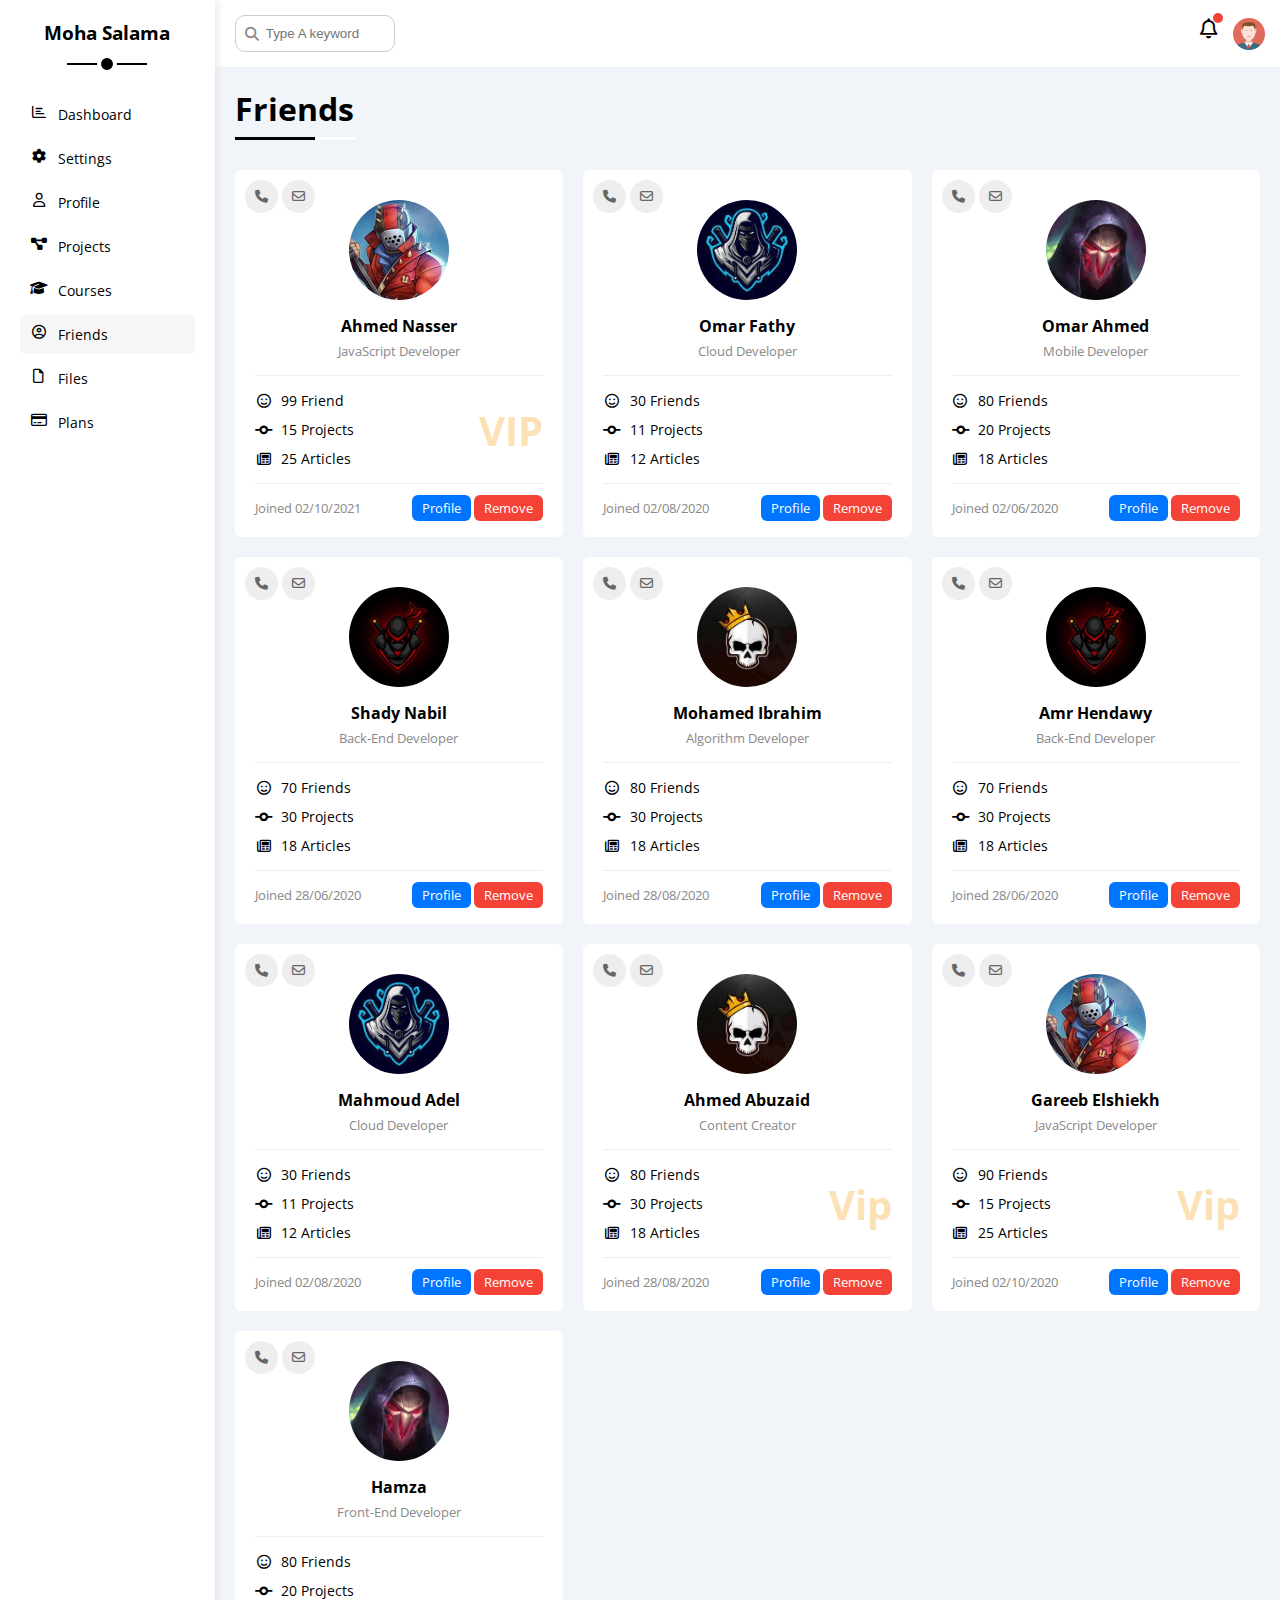
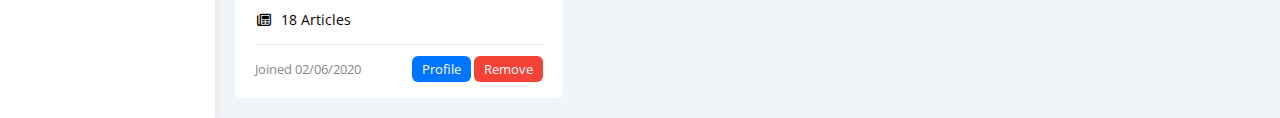
<file: friends.html>
<!DOCTYPE html>
<html lang="en">

<head>
    <meta charset="UTF-8">
    <meta name="viewport" content="width=device-width, initial-scale=1.0">
    <link rel="stylesheet" href="css/framework.css">
    <link rel="stylesheet" href="css/master.css">

    <link rel="stylesheet" href="css/all.min.css">
    <link rel="preconnect" href="https://fonts.googleapis.com" />
    <link rel="preconnect" href="https://fonts.gstatic.com" crossorigin />
    <link href="https://fonts.googleapis.com/css2?family=Open+Sans:wght@300;500&#038;display=swap" rel="stylesheet" />
</head>
<title>Friends</title>
</head>

<body>
    <div class="page d-flex">
        <div class="sidebar bg-white p-20 p-relative">
            <h3 class=" p-relative txt-c mt-0 ">Moha Salama</h3>
            <ul>
                <li>
                    <a class=" d-flex aling-center fs-14 c-black rad-6 p-10" href="index.html">
                        <i class="fa-regular fa-chart-bar fa-fw"></i>
                        <span> Dashboard</span>
                    </a>
                </li>
                <li>
                    <a class="  d-flex aling-center fs-14 c-black rad-6 p-10" href="settings.html">
                        <i class="fa-solid fa-gear fa-fw"></i>
                        <span> Settings</span>
                    </a>
                </li>
                <li>
                    <a class="  d-flex aling-center fs-14 c-black rad-6 p-10" href="profile.html">
                        <i class="fa-regular fa-user fa-fw"></i>
                        <span> Profile</span>
                    </a>
                </li>

                <li>
                    <a class="  d-flex aling-center fs-14 c-black rad-6 p-10" href="projects.html">
                        <i class="fa-solid fa-diagram-project fa-fw"></i>
                        <span> Projects</span>
                    </a>
                </li>
                <li>
                    <a class=" d-flex aling-center fs-14 c-black rad-6 p-10" href="courses.html">
                        <i class="fa-solid fa-graduation-cap fa-fw"></i>
                        <span> Courses</span>
                    </a>
                </li>
                <li>
                    <a class="active d-flex aling-center fs-14 c-black rad-6 p-10" href="friends.html">
                        <i class="fa-regular fa-circle-user fa-fw"></i>
                        <span> Friends</span>
                    </a>
                </li>
                <li>
                    <a class="d-flex aling-center fs-14 c-black rad-6 p-10" href="files.html">
                        <i class="fa-regular fa-file fa-fw"></i>
                        <span> Files</span>
                    </a>
                </li>
                <li>
                    <a class="d-flex aling-center fs-14 c-black rad-6 p-10" href="plans.html">
                        <i class="fa-regular fa-credit-card fa-fw"></i>
                        <span> Plans</span>
                    </a>
                </li>
            </ul>
        </div>
        <div class="content w-full">
            <div class="head bg-white p-15 between-flex">
                <div class="search p-relative">
                    <input class="p-10" type="search" placeholder="Type A keyword">
                </div>
                <div class="icons d-flex aling-center">
                    <span class="notification p-relative">
                        <i class="fa-regular fa-bell fa-lg"></i>
                    </span>
                    <img src="imgs/avatar.png" alt="">
                </div>
            </div>
            <h1 class="p-relative "> Friends </h1>
            <div class="friends-page d-grid m-20 gap-20">
                <div class="friend bg-white rad-6 p-20 p-relative">
                  <div class="contact">
                    <i class="fa-solid fa-phone"></i>
                    <i class="fa-regular fa-envelope"></i>
                  </div>
                  <div class="txt-c">
                    <img decoding="async" class="rad-half mt-10 mb-10 w-100 h-100" src="imgs/friend-01.jpg" alt="" />
                    <h4 class="m-0">Ahmed Nasser</h4>
                    <p class="c-grey fs-13 mt-5 mb-0">JavaScript Developer</p>
                  </div>
                  <div class="icons fs-14 p-relative">
                    <div class="mb-10">
                      <i class="fa-regular fa-face-smile fa-fw"></i>
                      <span>99 Friend</span>
                    </div>
                    <div class="mb-10">
                      <i class="fa-solid fa-code-commit fa-fw"></i>
                      <span>15 Projects</span>
                    </div>
                    <div>
                      <i class="fa-regular fa-newspaper fa-fw"></i>
                      <span>25 Articles</span>
                    </div>
                    <span class="vip fw-bold c-orange">VIP</span>
                  </div>
                  <div class="info between-flex fs-13">
                    <span class="c-grey">Joined 02/10/2021</span>
                    <div>
                      <a class="bg-blue c-white btn-shape" href="profile.html">Profile</a>
                      <a class="bg-red c-white btn-shape" href="#">Remove</a>
                    </div>
                  </div>
                </div>
                <div class="friend bg-white rad-6 p-20 p-relative">
                  <div class="contact">
                    <i class="fa-solid fa-phone"></i>
                    <i class="fa-regular fa-envelope"></i>
                  </div>
                  <div class="txt-c">
                    <img decoding="async" class="rad-half mt-10 mb-10 w-100 h-100" src="imgs/friend-02.jpg" alt="" />
                    <h4 class="m-0">Omar Fathy</h4>
                    <p class="c-grey fs-13 mt-5 mb-0">Cloud Developer</p>
                  </div>
                  <div class="icons fs-14 p-relative">
                    <div class="mb-10">
                      <i class="fa-regular fa-face-smile fa-fw"></i>
                      <span>30 Friends</span>
                    </div>
                    <div class="mb-10">
                      <i class="fa-solid fa-code-commit fa-fw"></i>
                      <span>11 Projects</span>
                    </div>
                    <div>
                      <i class="fa-regular fa-newspaper fa-fw"></i>
                      <span>12 Articles</span>
                    </div>
                  </div>
                  <div class="info between-flex fs-13">
                    <span class="c-grey">Joined 02/08/2020</span>
                    <div>
                      <a class="bg-blue c-white btn-shape" href="profile.html">Profile</a>
                      <a class="bg-red c-white btn-shape" href="">Remove</a>
                    </div>
                  </div>
                </div>
                <div class="friend bg-white rad-6 p-20 p-relative">
                  <div class="contact">
                    <i class="fa-solid fa-phone"></i>
                    <i class="fa-regular fa-envelope"></i>
                  </div>
                  <div class="txt-c">
                    <img decoding="async" class="rad-half mt-10 mb-10 w-100 h-100" src="imgs/friend-03.jpg" alt="" />
                    <h4 class="m-0">Omar Ahmed</h4>
                    <p class="c-grey fs-13 mt-5 mb-0">Mobile Developer</p>
                  </div>
                  <div class="icons fs-14 p-relative">
                    <div class="mb-10">
                      <i class="fa-regular fa-face-smile fa-fw"></i>
                      <span>80 Friends</span>
                    </div>
                    <div class="mb-10">
                      <i class="fa-solid fa-code-commit fa-fw"></i>
                      <span>20 Projects</span>
                    </div>
                    <div>
                      <i class="fa-regular fa-newspaper fa-fw"></i>
                      <span>18 Articles</span>
                    </div>
                  </div>
                  <div class="info between-flex fs-13">
                    <span class="c-grey">Joined 02/06/2020</span>
                    <div>
                      <a class="bg-blue c-white btn-shape" href="profile.html">Profile</a>
                      <a class="bg-red c-white btn-shape" href="">Remove</a>
                    </div>
                  </div>
                </div>
                <div class="friend bg-white rad-6 p-20 p-relative">
                  <div class="contact">
                    <i class="fa-solid fa-phone"></i>
                    <i class="fa-regular fa-envelope"></i>
                  </div>
                  <div class="txt-c">
                    <img decoding="async" class="rad-half mt-10 mb-10 w-100 h-100" src="imgs/friend-04.jpg" alt="" />
                    <h4 class="m-0">Shady Nabil</h4>
                    <p class="c-grey fs-13 mt-5 mb-0">Back-End Developer</p>
                  </div>
                  <div class="icons fs-14 p-relative">
                    <div class="mb-10">
                      <i class="fa-regular fa-face-smile fa-fw"></i>
                      <span>70 Friends</span>
                    </div>
                    <div class="mb-10">
                      <i class="fa-solid fa-code-commit fa-fw"></i>
                      <span>30 Projects</span>
                    </div>
                    <div>
                      <i class="fa-regular fa-newspaper fa-fw"></i>
                      <span>18 Articles</span>
                    </div>
                  </div>
                  <div class="info between-flex fs-13">
                    <span class="c-grey">Joined 28/06/2020</span>
                    <div>
                      <a class="bg-blue c-white btn-shape" href="profile.html">Profile</a>
                      <a class="bg-red c-white btn-shape" href="">Remove</a>
                    </div>
                  </div>
                </div>
                <div class="friend bg-white rad-6 p-20 p-relative">
                  <div class="contact">
                    <i class="fa-solid fa-phone"></i>
                    <i class="fa-regular fa-envelope"></i>
                  </div>
                  <div class="txt-c">
                    <img decoding="async" class="rad-half mt-10 mb-10 w-100 h-100" src="imgs/friend-05.jpg" alt="" />
                    <h4 class="m-0">Mohamed Ibrahim</h4>
                    <p class="c-grey fs-13 mt-5 mb-0">Algorithm Developer</p>
                  </div>
                  <div class="icons fs-14 p-relative">
                    <div class="mb-10">
                      <i class="fa-regular fa-face-smile fa-fw"></i>
                      <span>80 Friends</span>
                    </div>
                    <div class="mb-10">
                      <i class="fa-solid fa-code-commit fa-fw"></i>
                      <span>30 Projects</span>
                    </div>
                    <div>
                      <i class="fa-regular fa-newspaper fa-fw"></i>
                      <span>18 Articles</span>
                    </div>
                  </div>
                  <div class="info between-flex fs-13">
                    <span class="c-grey">Joined 28/08/2020</span>
                    <div>
                      <a class="bg-blue c-white btn-shape" href="profile.html">Profile</a>
                      <a class="bg-red c-white btn-shape" href="">Remove</a>
                    </div>
                  </div>
                </div>
                <div class="friend bg-white rad-6 p-20 p-relative">
                  <div class="contact">
                    <i class="fa-solid fa-phone"></i>
                    <i class="fa-regular fa-envelope"></i>
                  </div>
                  <div class="txt-c">
                    <img decoding="async" class="rad-half mt-10 mb-10 w-100 h-100" src="imgs/friend-04.jpg" alt="" />
                    <h4 class="m-0">Amr Hendawy</h4>
                    <p class="c-grey fs-13 mt-5 mb-0">Back-End Developer</p>
                  </div>
                  <div class="icons fs-14 p-relative">
                    <div class="mb-10">
                      <i class="fa-regular fa-face-smile fa-fw"></i>
                      <span>70 Friends</span>
                    </div>
                    <div class="mb-10">
                      <i class="fa-solid fa-code-commit fa-fw"></i>
                      <span>30 Projects</span>
                    </div>
                    <div>
                      <i class="fa-regular fa-newspaper fa-fw"></i>
                      <span>18 Articles</span>
                    </div>
                  </div>
                  <div class="info between-flex fs-13">
                    <span class="c-grey">Joined 28/06/2020</span>
                    <div>
                      <a class="bg-blue c-white btn-shape" href="profile.html">Profile</a>
                      <a class="bg-red c-white btn-shape" href="">Remove</a>
                    </div>
                  </div>
                </div>
                <div class="friend bg-white rad-6 p-20 p-relative">
                  <div class="contact">
                    <i class="fa-solid fa-phone"></i>
                    <i class="fa-regular fa-envelope"></i>
                  </div>
                  <div class="txt-c">
                    <img decoding="async" class="rad-half mt-10 mb-10 w-100 h-100" src="imgs/friend-02.jpg" alt="" />
                    <h4 class="m-0">Mahmoud Adel</h4>
                    <p class="c-grey fs-13 mt-5 mb-0">Cloud Developer</p>
                  </div>
                  <div class="icons fs-14 p-relative">
                    <div class="mb-10">
                      <i class="fa-regular fa-face-smile fa-fw"></i>
                      <span>30 Friends</span>
                    </div>
                    <div class="mb-10">
                      <i class="fa-solid fa-code-commit fa-fw"></i>
                      <span>11 Projects</span>
                    </div>
                    <div>
                      <i class="fa-regular fa-newspaper fa-fw"></i>
                      <span>12 Articles</span>
                    </div>
                  </div>
                  <div class="info between-flex fs-13">
                    <span class="c-grey">Joined 02/08/2020</span>
                    <div>
                      <a class="bg-blue c-white btn-shape" href="profile.html">Profile</a>
                      <a class="bg-red c-white btn-shape" href="">Remove</a>
                    </div>
                  </div>
                </div>
                <div class="friend bg-white rad-6 p-20 p-relative">
                  <div class="contact">
                    <i class="fa-solid fa-phone"></i>
                    <i class="fa-regular fa-envelope"></i>
                  </div>
                  <div class="txt-c">
                    <img decoding="async" class="rad-half mt-10 mb-10 w-100 h-100" src="imgs/friend-05.jpg" alt="" />
                    <h4 class="m-0">Ahmed Abuzaid</h4>
                    <p class="c-grey fs-13 mt-5 mb-0">Content Creator</p>
                  </div>
                  <div class="icons fs-14 p-relative">
                    <div class="mb-10">
                      <i class="fa-regular fa-face-smile fa-fw"></i>
                      <span>80 Friends</span>
                    </div>
                    <div class="mb-10">
                      <i class="fa-solid fa-code-commit fa-fw"></i>
                      <span>30 Projects</span>
                    </div>
                    <div>
                      <i class="fa-regular fa-newspaper fa-fw"></i>
                      <span>18 Articles</span>
                    </div>
                    <span class="vip fw-bold c-orange">Vip</span>
                  </div>
                  <div class="info between-flex fs-13">
                    <span class="c-grey">Joined 28/08/2020</span>
                    <div>
                      <a class="bg-blue c-white btn-shape" href="profile.html">Profile</a>
                      <a class="bg-red c-white btn-shape" href="">Remove</a>
                    </div>
                  </div>
                </div>
                <div class="friend bg-white rad-6 p-20 p-relative">
                  <div class="contact">
                    <i class="fa-solid fa-phone"></i>
                    <i class="fa-regular fa-envelope"></i>
                  </div>
                  <div class="txt-c">
                    <img decoding="async" class="rad-half mt-10 mb-10 w-100 h-100" src="imgs/friend-01.jpg" alt="" />
                    <h4 class="m-0">Gareeb Elshiekh</h4>
                    <p class="c-grey fs-13 mt-5 mb-0">JavaScript Developer</p>
                  </div>
                  <div class="icons fs-14 p-relative">
                    <div class="mb-10">
                      <i class="fa-regular fa-face-smile fa-fw"></i>
                      <span>90 Friends</span>
                    </div>
                    <div class="mb-10">
                      <i class="fa-solid fa-code-commit fa-fw"></i>
                      <span>15 Projects</span>
                    </div>
                    <div>
                      <i class="fa-regular fa-newspaper fa-fw"></i>
                      <span>25 Articles</span>
                    </div>
                    <span class="vip fw-bold c-orange">Vip</span>
                  </div>
                  <div class="info between-flex fs-13">
                    <span class="c-grey">Joined 02/10/2020</span>
                    <div>
                      <a class="bg-blue c-white btn-shape" href="profile.html">Profile</a>
                      <a class="bg-red c-white btn-shape" href="">Remove</a>
                    </div>
                  </div>
                </div>
                <div class="friend bg-white rad-6 p-20 p-relative">
                  <div class="contact">
                    <i class="fa-solid fa-phone"></i>
                    <i class="fa-regular fa-envelope"></i>
                  </div>
                  <div class="txt-c">
                    <img decoding="async" class="rad-half mt-10 mb-10 w-100 h-100" src="imgs/friend-03.jpg" alt="" />
                    <h4 class="m-0">Hamza</h4>
                    <p class="c-grey fs-13 mt-5 mb-0">Front-End Developer</p>
                  </div>
                  <div class="icons fs-14 p-relative">
                    <div class="mb-10">
                      <i class="fa-regular fa-face-smile fa-fw"></i>
                      <span>80 Friends</span>
                    </div>
                    <div class="mb-10">
                      <i class="fa-solid fa-code-commit fa-fw"></i>
                      <span>20 Projects</span>
                    </div>
                    <div>
                      <i class="fa-regular fa-newspaper fa-fw"></i>
                      <span>18 Articles</span>
                    </div>
                  </div>
                  <div class="info between-flex fs-13">
                    <span class="c-grey">Joined 02/06/2020</span>
                    <div>
                      <a class="bg-blue c-white btn-shape" href="profile.html">Profile</a>
                      <a class="bg-red c-white btn-shape" href="">Remove</a>
                    </div>
                  </div>
                </div>
              </div>
            </div>
          </div>
        </body>
      </html>
</file>
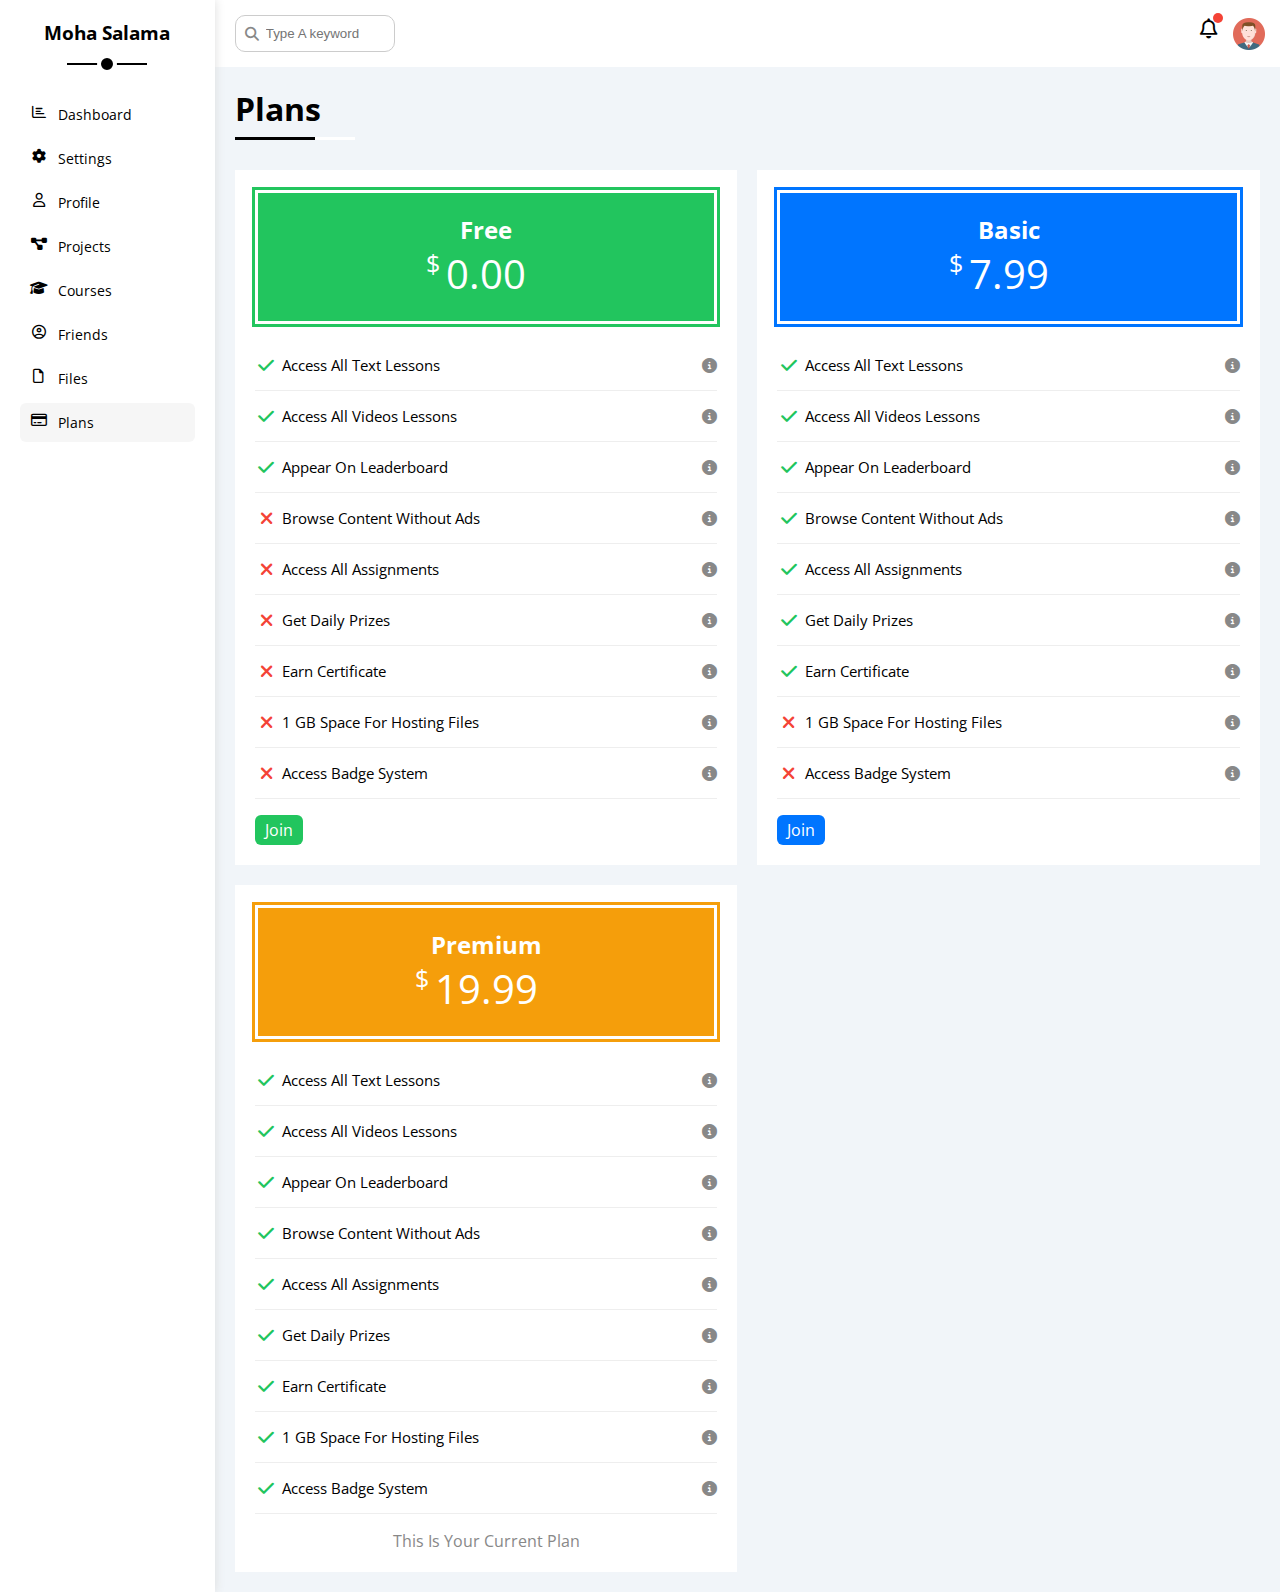
<file: plans.html>
<!DOCTYPE html>
<html lang="en">

<head>
    <meta charset="UTF-8">
    <meta name="viewport" content="width=device-width, initial-scale=1.0">
    <link rel="stylesheet" href="css/framework.css">
    <link rel="stylesheet" href="css/master.css">

    <link rel="stylesheet" href="css/all.min.css">
    <link rel="preconnect" href="https://fonts.googleapis.com" />
    <link rel="preconnect" href="https://fonts.gstatic.com" crossorigin />
    <link href="https://fonts.googleapis.com/css2?family=Open+Sans:wght@300;500&#038;display=swap" rel="stylesheet" />
</head>
<title>Plans</title>
</head>

<body>
    <div class="page d-flex">
        <div class="sidebar bg-white p-20 p-relative">
            <h3 class=" p-relative txt-c mt-0 ">Moha Salama</h3>
            <ul>
                <li>
                    <a class=" d-flex aling-center fs-14 c-black rad-6 p-10" href="index.html">
                        <i class="fa-regular fa-chart-bar fa-fw"></i>
                        <span> Dashboard</span>
                    </a>
                </li>
                <li>
                    <a class="  d-flex aling-center fs-14 c-black rad-6 p-10" href="settings.html">
                        <i class="fa-solid fa-gear fa-fw"></i>
                        <span> Settings</span>
                    </a>
                </li>
                <li>
                    <a class="  d-flex aling-center fs-14 c-black rad-6 p-10" href="profile.html">
                        <i class="fa-regular fa-user fa-fw"></i>
                        <span> Profile</span>
                    </a>
                </li>

                <li>
                    <a class="  d-flex aling-center fs-14 c-black rad-6 p-10" href="projects.html">
                        <i class="fa-solid fa-diagram-project fa-fw"></i>
                        <span> Projects</span>
                    </a>
                </li>
                <li>
                    <a class=" d-flex aling-center fs-14 c-black rad-6 p-10" href="courses.html">
                        <i class="fa-solid fa-graduation-cap fa-fw"></i>
                        <span> Courses</span>
                    </a>
                </li>
                <li>
                    <a class=" d-flex aling-center fs-14 c-black rad-6 p-10" href="friends.html">
                        <i class="fa-regular fa-circle-user fa-fw"></i>
                        <span> Friends</span>
                    </a>
                </li>
                <li>
                    <a class=" d-flex aling-center fs-14 c-black rad-6 p-10" href="files.html">
                        <i class="fa-regular fa-file fa-fw"></i>
                        <span> Files</span>
                    </a>
                </li>
                <li>
                    <a class="active d-flex aling-center fs-14 c-black rad-6 p-10" href="plans.html">
                        <i class="fa-regular fa-credit-card fa-fw"></i>
                        <span> Plans</span>
                    </a>
                </li>
            </ul>
        </div>
        <div class="content w-full">
            <div class="head bg-white p-15 between-flex">
                <div class="search p-relative">
                    <input class="p-10" type="search" placeholder="Type A keyword">
                </div>
                <div class="icons d-flex aling-center">
                    <span class="notification p-relative">
                        <i class="fa-regular fa-bell fa-lg"></i>
                    </span>
                    <img src="imgs/avatar.png" alt="">
                </div>
            </div>
            <h1 class="p-relative "> Plans </h1>
<div class="plans-page d-grid m-20 gap-20">
    <div class="plan green bg-white p-20"> 
        <div class="top bg-green txt-c p-20">
            <h2 class="c-white m-0">Free</h2>
            <div class="price c-white">
                <span>$</span>
                0.00

            </div>

        </div>
        <ul>
            <li>
                <i class="fa-solid fa-check fa-fw yes"></i>
                <span>Access All Text Lessons</span>
                <i class="fa-solid fa-circle-info help"></i>
            </li>
            <li>
                <i class="fa-solid fa-check fa-fw yes"></i>
                <span>Access All Videos Lessons</span>
                <i class="fa-solid fa-circle-info help"></i>
            </li>
            <li>
                <i class="fa-solid fa-check fa-fw yes"></i>
                <span>Appear On Leaderboard</span>
                <i class="fa-solid fa-circle-info help"></i>
            </li>
            <li>
                <i class="fa-solid fa-xmark fa-fw"></i>
                <span>Browse Content Without Ads</span>
                <i class="fa-solid fa-circle-info help"></i>
            </li>
            <li>
                <i class="fa-solid fa-xmark fa-fw"></i>
                <span>Access All Assignments</span>
                <i class="fa-solid fa-circle-info help"></i>
            </li>
            <li>
                <i class="fa-solid fa-xmark fa-fw"></i>
                <span>Get Daily Prizes</span>
                <i class="fa-solid fa-circle-info help"></i>
            </li>
            <li>
                <i class="fa-solid fa-xmark fa-fw"></i>
                <span>Earn Certificate</span>
                <i class="fa-solid fa-circle-info help"></i>
            </li>
            <li>
                <i class="fa-solid fa-xmark fa-fw"></i>
                <span>1 GB Space For Hosting Files</span>
                <i class="fa-solid fa-circle-info help"></i>
            </li>
            <li>
                <i class="fa-solid fa-xmark fa-fw"></i>
                <span>Access Badge System</span>
                <i class="fa-solid fa-circle-info help"></i>
            </li>
        </ul>
        <a class="bg-green c-white btn-shape d-block w-fit" href="#"> Join</a>
    </div>
    <div class="plan blue bg-white p-20"> 
        <div class="top bg-blue txt-c p-20">
            <h2 class="c-white m-0">Basic</h2>
            <div class="price c-white">
                <span>$</span>
                7.99

            </div>

        </div>
        <ul>
            <li>
                <i class="fa-solid fa-check fa-fw yes"></i>
                <span>Access All Text Lessons</span>
                <i class="fa-solid fa-circle-info help"></i>
            </li>
            <li>
                <i class="fa-solid fa-check fa-fw yes"></i>
                <span>Access All Videos Lessons</span>
                <i class="fa-solid fa-circle-info help"></i>
            </li>
            <li>
                <i class="fa-solid fa-check fa-fw yes"></i>
                <span>Appear On Leaderboard</span>
                <i class="fa-solid fa-circle-info help"></i>
            </li>
            <li>
                <i class="fa-solid fa-check fa-fw yes"></i>
                <span>Browse Content Without Ads</span>
                <i class="fa-solid fa-circle-info help"></i>
            </li>
            <li>
                <i class="fa-solid fa-check fa-fw yes"></i>
                <span>Access All Assignments</span>
                <i class="fa-solid fa-circle-info help"></i>
            </li>
            <li>
                <i class="fa-solid fa-check fa-fw yes"></i>
                <span>Get Daily Prizes</span>
                <i class="fa-solid fa-circle-info help"></i>
            </li>
            <li>
                <i class="fa-solid fa-check fa-fw yes"></i>
                <span>Earn Certificate</span>
                <i class="fa-solid fa-circle-info help"></i>
            </li>
            <li>
                <i class="fa-solid fa-xmark fa-fw"></i>
                <span>1 GB Space For Hosting Files</span>
                <i class="fa-solid fa-circle-info help"></i>
            </li>
            <li>
                <i class="fa-solid fa-xmark fa-fw"></i>
                <span>Access Badge System</span>
                <i class="fa-solid fa-circle-info help"></i>
            </li>
        </ul>
        <a class="bg-blue c-white btn-shape d-block w-fit" href="#"> Join</a>
    </div>
    <div class="plan orange bg-white p-20"> 
        <div class="top bg-orange txt-c p-20">
            <h2 class="c-white m-0">Premium</h2>
            <div class="price c-white">
                <span>$</span>
                19.99

            </div>

        </div>
        <ul>
            <li>
                <i class="fa-solid fa-check fa-fw yes"></i>
                <span>Access All Text Lessons</span>
                <i class="fa-solid fa-circle-info help"></i>
            </li>
            <li>
                <i class="fa-solid fa-check fa-fw yes"></i>
                <span>Access All Videos Lessons</span>
                <i class="fa-solid fa-circle-info help"></i>
            </li>
            <li>
                <i class="fa-solid fa-check fa-fw yes"></i>
                <span>Appear On Leaderboard</span>
                <i class="fa-solid fa-circle-info help"></i>
            </li>
            <li>
                <i class="fa-solid fa-check fa-fw yes"></i>
                <span>Browse Content Without Ads</span>
                <i class="fa-solid fa-circle-info help"></i>
            </li>
            <li>
                <i class="fa-solid fa-check fa-fw yes"></i>
                <span>Access All Assignments</span>
                <i class="fa-solid fa-circle-info help"></i>
            </li>
            <li>
                <i class="fa-solid fa-check fa-fw yes"></i>
                <span>Get Daily Prizes</span>
                <i class="fa-solid fa-circle-info help"></i>
            </li>
            <li>
                <i class="fa-solid fa-check fa-fw yes"></i>
                <span>Earn Certificate</span>
                <i class="fa-solid fa-circle-info help"></i>
            </li>
            <li>
                <i class="fa-solid fa-check fa-fw yes"></i>
                <span>1 GB Space For Hosting Files</span>
                <i class="fa-solid fa-circle-info help"></i>
            </li>
            <li>
                <i class="fa-solid fa-check fa-fw yes"></i>
                <span>Access Badge System</span>
                <i class="fa-solid fa-circle-info help"></i>
            </li>
        </ul>
        <p class="c-grey txt-c m-0">This Is Your Current Plan</p>
    </div>

</div>
        </div>
    </div>
</body>

</html>
</file>
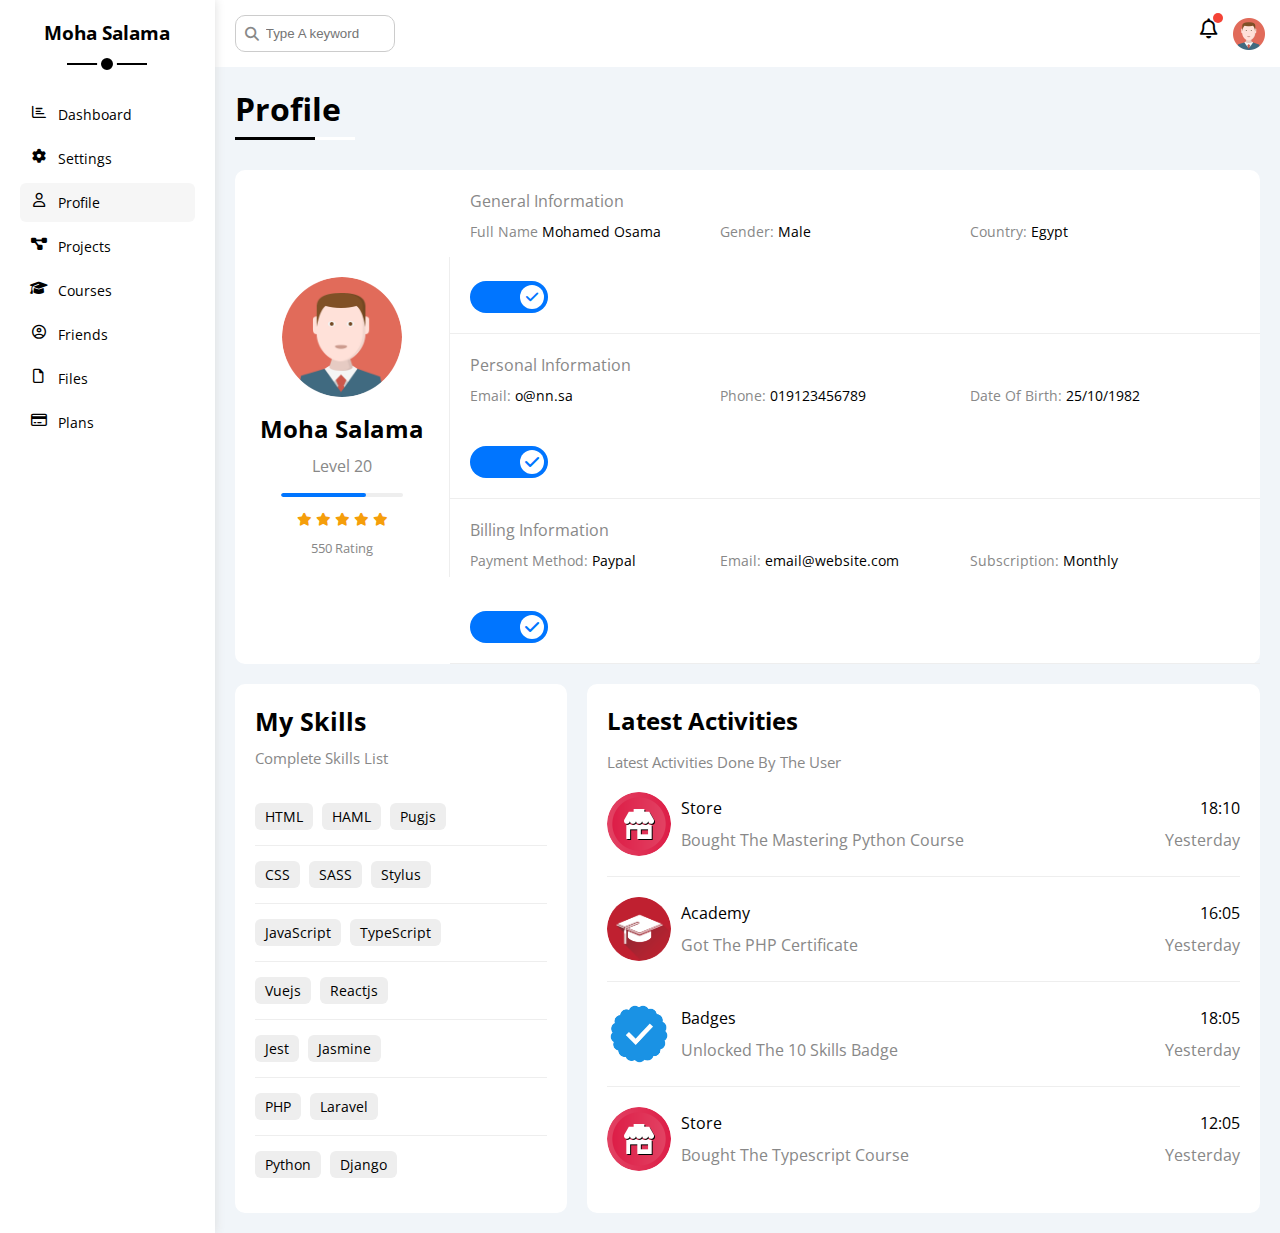
<file: profile.html>
<!DOCTYPE html>
<html lang="en">

<head>
    <meta charset="UTF-8">
    <meta name="viewport" content="width=device-width, initial-scale=1.0">
    <link rel="stylesheet" href="css/framework.css">
    <link rel="stylesheet" href="css/master.css">

    <link rel="stylesheet" href="css/all.min.css">
    <link rel="preconnect" href="https://fonts.googleapis.com" />
    <link rel="preconnect" href="https://fonts.gstatic.com" crossorigin />
    <link href="https://fonts.googleapis.com/css2?family=Open+Sans:wght@300;500&#038;display=swap" rel="stylesheet" />
</head>
<title>Profile</title>
</head>

<body>
    <div class="page d-flex">
        <div class="sidebar bg-white p-20 p-relative">
            <h3 class=" p-relative txt-c mt-0 ">Moha Salama</h3>
            <ul>
                <li>
                    <a class=" d-flex aling-center fs-14 c-black rad-6 p-10" href="index.html">
                        <i class="fa-regular fa-chart-bar fa-fw"></i>
                        <span> Dashboard</span>
                    </a>
                </li>
                <li>
                    <a class="  d-flex aling-center fs-14 c-black rad-6 p-10" href="settings.html">
                        <i class="fa-solid fa-gear fa-fw"></i>
                        <span> Settings</span>
                    </a>
                </li>
                <li>
                    <a class=" active d-flex aling-center fs-14 c-black rad-6 p-10" href="profile.html">
                        <i class="fa-regular fa-user fa-fw"></i>
                        <span> Profile</span>
                    </a>
                </li>

                <li>
                    <a class="d-flex aling-center fs-14 c-black rad-6 p-10" href="projects.html">
                        <i class="fa-solid fa-diagram-project fa-fw"></i>
                        <span> Projects</span>
                    </a>
                </li>
                <li>
                    <a class="d-flex aling-center fs-14 c-black rad-6 p-10" href="courses.html">
                        <i class="fa-solid fa-graduation-cap fa-fw"></i>
                        <span> Courses</span>
                    </a>
                </li>
                <li>
                    <a class="d-flex aling-center fs-14 c-black rad-6 p-10" href="friends.html">
                        <i class="fa-regular fa-circle-user fa-fw"></i>
                        <span> Friends</span>
                    </a>
                </li>
                <li>
                    <a class="d-flex aling-center fs-14 c-black rad-6 p-10" href="files.html">
                        <i class="fa-regular fa-file fa-fw"></i>
                        <span> Files</span>
                    </a>
                </li>
                <li>
                    <a class="d-flex aling-center fs-14 c-black rad-6 p-10" href="plans.html">
                        <i class="fa-regular fa-credit-card fa-fw"></i>
                        <span> Plans</span>
                    </a>
                </li>
            </ul>
        </div>
        <div class="content w-full">
            <div class="head bg-white p-15 between-flex">
                <div class="search p-relative">
                    <input class="p-10" type="search" placeholder="Type A keyword">
                </div>
                <div class="icons d-flex aling-center">
                    <span class="notification p-relative">
                        <i class="fa-regular fa-bell fa-lg"></i>
                    </span>
                    <img src="imgs/avatar.png" alt="">
                </div>
            </div>
            <h1 class="p-relative "> Profile </h1>
            <div class="profile-page m-20">
                <div class="overview bg-white d-flex rad-10 align-center">
                    <div class="avatar-box">
                        <img src="imgs/avatar.png" alt="" class="mb-10">
                        <h2 class="m-0">Moha Salama
                        </h2>
                        <p class="c-grey mt-10"> Level 20

                        </p>
                        <div class="level rad-6 bg-eee p-relative">
                            <span style="width: 70% "></span>
                        </div>
                        <div class="rating mt-10 mb-10">
                            <i class="fa-solid fa-star c-orange fs-13"></i>
                            <i class="fa-solid fa-star c-orange fs-13"></i>
                            <i class="fa-solid fa-star c-orange fs-13"></i>
                            <i class="fa-solid fa-star c-orange fs-13"></i>
                            <i class="fa-solid fa-star c-orange fs-13"></i>
                        </div>
                        <div>
                            <p class=" c-grey fs-13 m-0 ">550 Rating</p>
                        </div>
                    </div>
                    <div>
                        <div class="info-box w-full ">

                            <div class="box p-20 d-flex align-center">
                                <h4 class="m-0 c-grey w-full">General Information
                                </h4>
                                <div class="fs-14">
                                    <span class="c-grey">Full Name</span>
                                    <span>Mohamed Osama </span>
                                </div>
                                <div class="fs-14">
                                    <span class="c-grey">Gender:</span>
                                    <span>Male </span>
                                </div>
                                <div class="fs-14">
                                    <span class="c-grey">Country:</span>
                                    <span>Egypt </span>
                                </div>
                                <div class="fs-14">
                                    <label>
                                        <input class="toggel-checkbox" type="checkbox" checked>
                                        <div class="toggle-switch">

                                        </div>
                                    </label>
                                </div>
                            </div>
                            <div class="box p-20 d-flex align-center">
                                <h4 class="m-0 c-grey w-full">Personal Information

                                </h4>
                                <div class="fs-14">
                                    <span class="c-grey">Email:</span>
                                    <span> o@nn.sa </span>
                                </div>
                                <div class="fs-14">
                                    <span class="c-grey">Phone:</span>
                                    <span>019123456789 </span>
                                </div>
                                <div class="fs-14">
                                    <span class="c-grey">Date Of Birth:</span>
                                    <span>25/10/1982 </span>
                                </div>
                                <div>
                                    <label>
                                        <input class="toggel-checkbox" type="checkbox" checked>
                                        <div class="toggle-switch">

                                        </div>
                                    </label>
                                </div>
                            </div>
                            <div class="box p-20 d-flex align-center">
                                <h4 class="m-0 c-grey w-full">Billing Information


                                </h4>
                                <div class="fs-14">
                                    <span class="c-grey">Payment Method:</span>
                                    <span> Paypal</span>
                                </div>
                                <div class="fs-14">
                                    <span class="c-grey">Email:</span>
                                    <span>email@website.com </span>
                                </div>
                                <div class="fs-14">
                                    <span class="c-grey">Subscription:</span>
                                    <span>Monthly</span>
                                </div>
                                <div>
                                    <label>
                                        <input class="toggel-checkbox" type="checkbox" checked>
                                        <div class="toggle-switch">

                                        </div>
                                    </label>
                                </div>
                            </div>
                        </div>

                    </div>
                </div>
                <div class="other-data d-flex gap-20">
                    <div class="skills-card p-20 rad-10 bg-white mt-20">
                        <h2 class="mb-10 fs-25 mt-0">My Skills</h2>
                        <p class="mb-20 c-grey fs-15 mt-0"> Complete Skills List</p>
                        <ul class="m-0">
                            <li> <span>HTML</span> <span>HAML</span> <span>Pugjs</span></li>
                            <li><span>CSS</span> <span>SASS</span> <span>Stylus</span></li>
                            <li><span>JavaScript</span> <span>TypeScript</span> </li>
                            <li><span>Vuejs</span> <span>Reactjs</span></li>
                            <li><span>Jest</span> <span>Jasmine</span></li>
                            <li><span>PHP</span> <span>Laravel</span></li>
                            <li><span>Python</span> <span>Django</span></li>
                        </ul>
                    </div>
                    <div class="activities bg-white p-20 rad-10 mt-20 ">
                        <h2 class="mt-0 mb-10">Latest Activities</h2>
                        <p class="fs-15 mb-20 c-grey">Latest Activities Done By The User</p>
                        <div class="activity d-flex align-center ">
                            <img src="imgs/activity-01.png" alt="">
                            <div>
                                <span class="d-block mb-10 info">Store</span>
                                <span class="c-grey">Bought The Mastering Python Course</span>
                            </div>
                            <div class="date">
                                <span class="d-block mb-10">18:10 </span>
                                <span class="c-grey">Yesterday</span>
                            </div>
                        </div>
                        <div class="activity d-flex align-center ">
                            <img src="imgs/activity-02.png" alt="">
                            <div>
                                <span class="d-block mb-10 info">Academy
                                </span>
                                <span class="c-grey">Got The PHP Certificate</span>
                            </div>
                            <div class="date">
                                <span class="d-block mb-10">16:05 </span>
                                <span class="c-grey">Yesterday</span>
                            </div>
                        </div>
                        <div class="activity d-flex align-center ">
                            <img src="imgs/activity-03.png" alt="">
                            <div>
                                <span class="d-block mb-10 info">Badges</span>
                                <span class="c-grey">Unlocked The 10 Skills Badge</span>
                            </div>
                            <div class="date">
                                <span class="d-block mb-10">18:05 </span>
                                <span class="c-grey">Yesterday</span>
                            </div>
                        </div>
                        <div class="activity d-flex align-center ">
                            <img src="imgs/activity-01.png" alt="">
                            <div>
                                <span class="d-block mb-10 info">Store</span>
                                <span class="c-grey">Bought The Typescript Course</span>
                            </div>
                            <div class="date">
                                <span class="d-block mb-10">12:05 </span>
                                <span class="c-grey">Yesterday</span>
                            </div>
                        </div>
                    </div>
                </div>
            </div>
        </div>
    </div>

    </div>
</body>

</html>
</file>
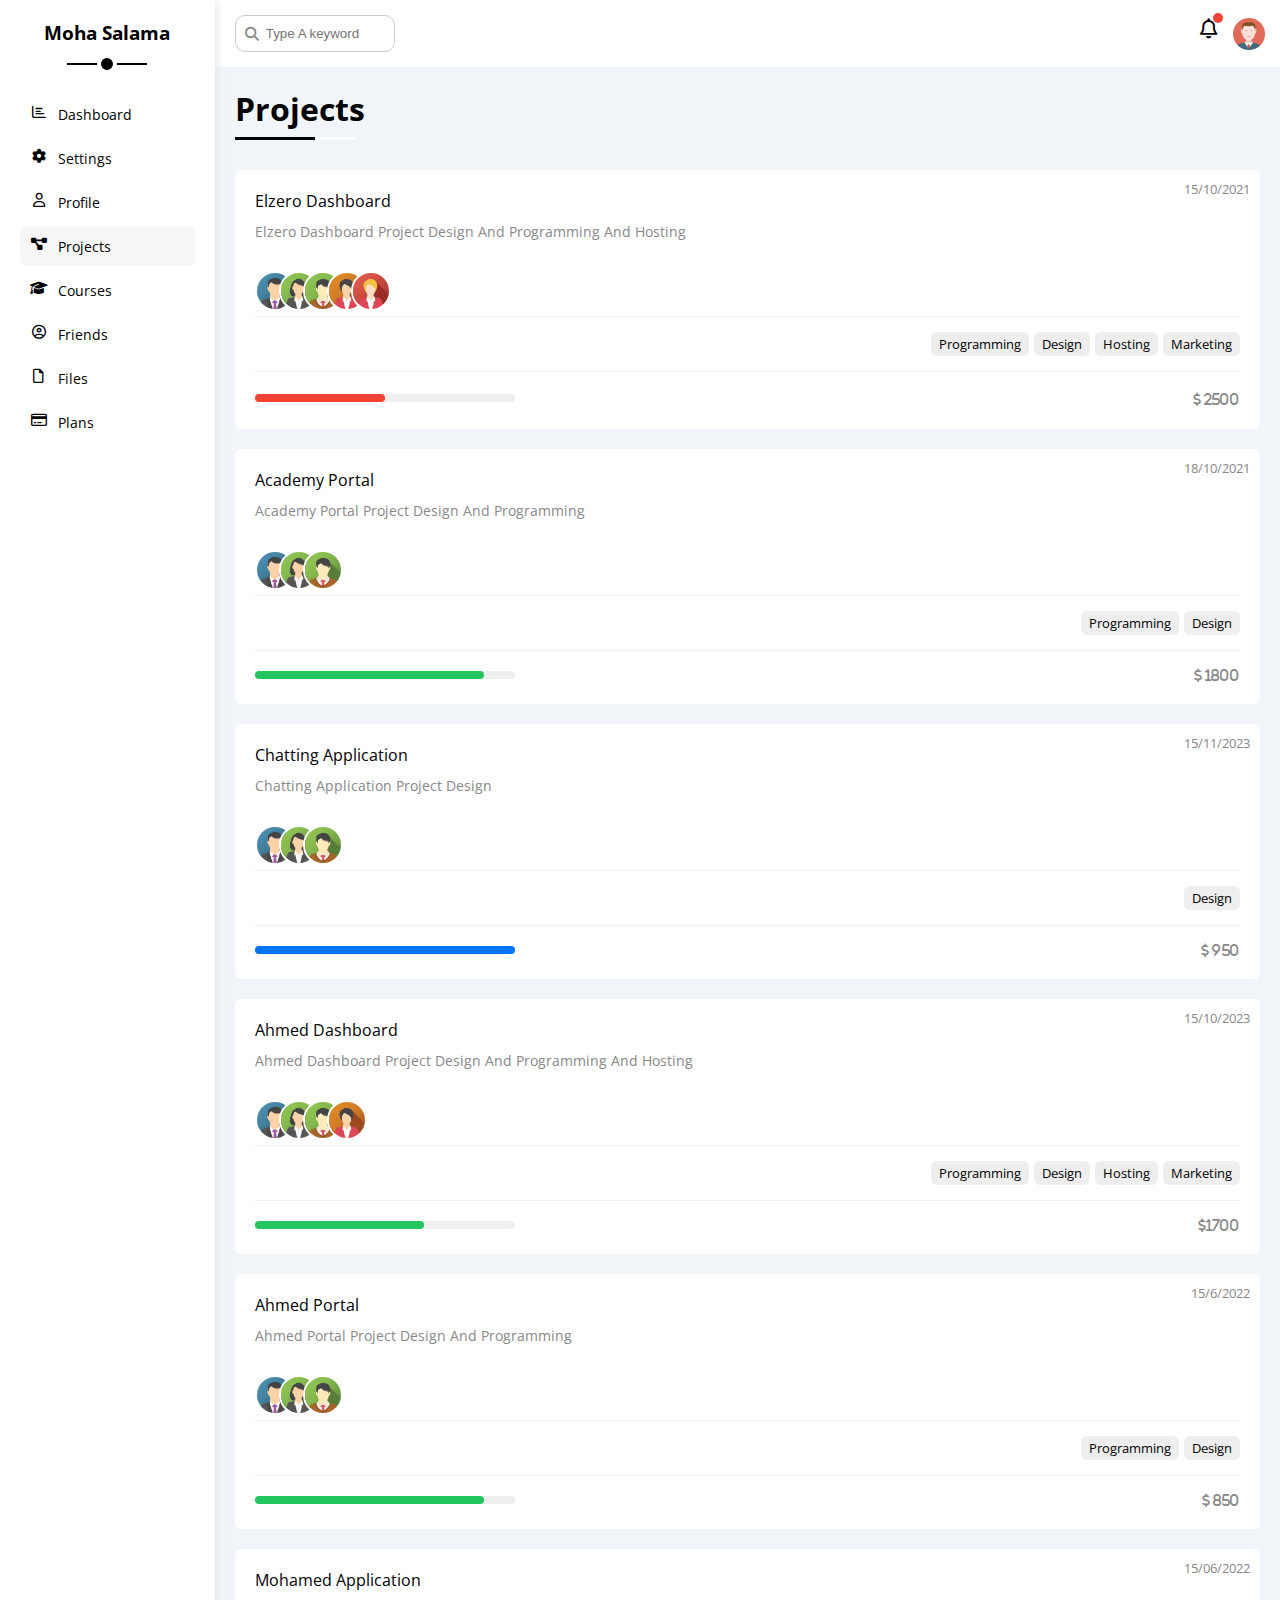
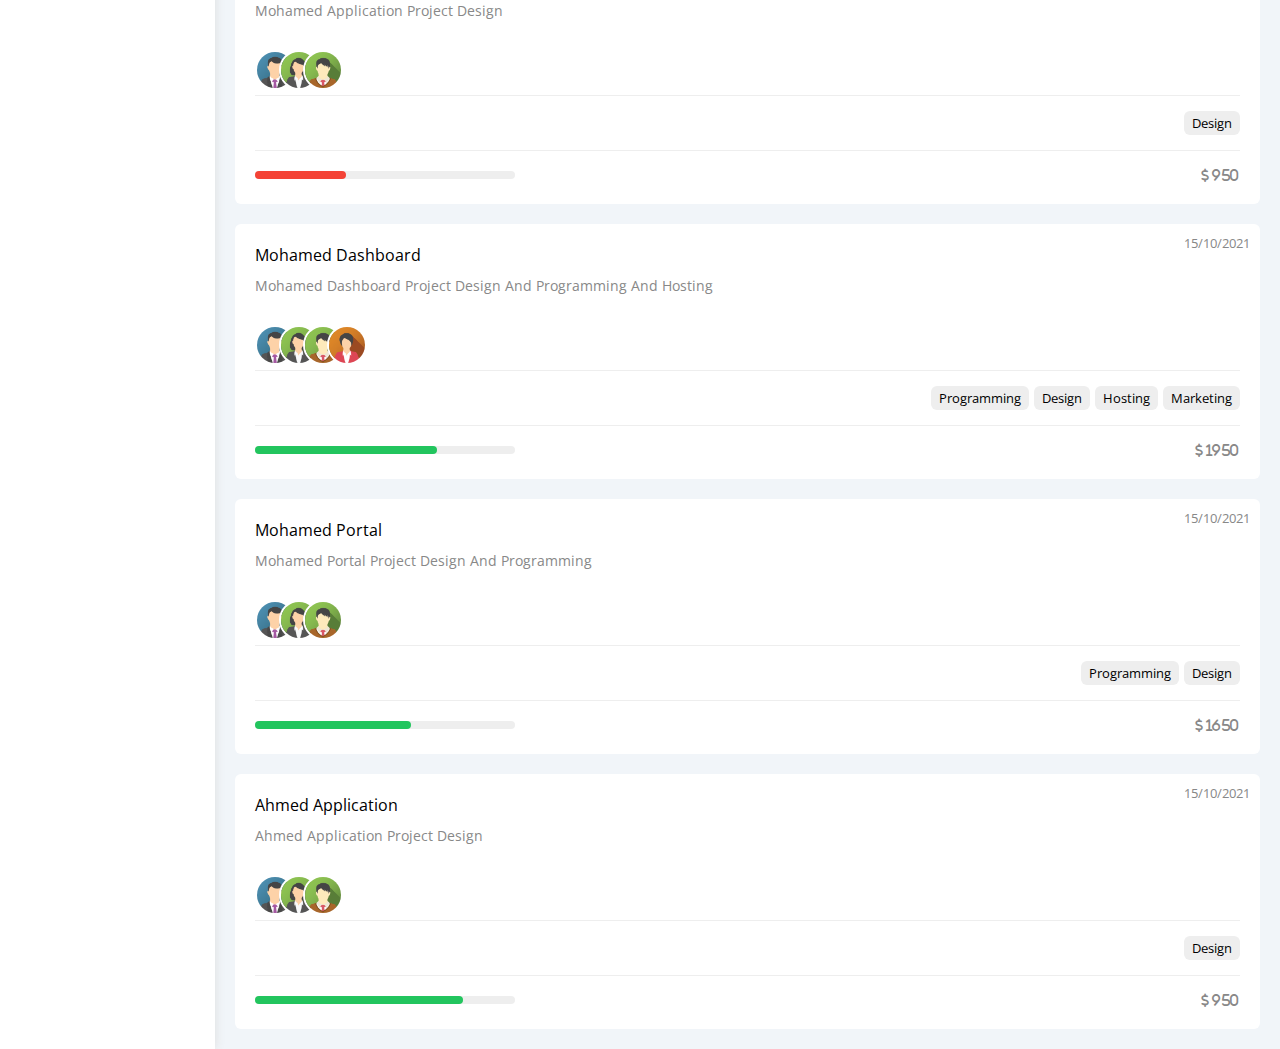
<file: projects.html>
<!DOCTYPE html>
<html lang="en">

<head>
    <meta charset="UTF-8">
    <meta name="viewport" content="width=device-width, initial-scale=1.0">
    <link rel="stylesheet" href="css/framework.css">
    <link rel="stylesheet" href="css/master.css">

    <link rel="stylesheet" href="css/all.min.css">
    <link rel="preconnect" href="https://fonts.googleapis.com" />
    <link rel="preconnect" href="https://fonts.gstatic.com" crossorigin />
    <link href="https://fonts.googleapis.com/css2?family=Open+Sans:wght@300;500&#038;display=swap" rel="stylesheet" />
</head>
<title>Projects</title>
</head>

<body>
    <div class="page d-flex">
        <div class="sidebar bg-white p-20 p-relative">
            <h3 class=" p-relative txt-c mt-0 ">Moha Salama</h3>
            <ul>
                <li>
                    <a class=" d-flex aling-center fs-14 c-black rad-6 p-10" href="index.html">
                        <i class="fa-regular fa-chart-bar fa-fw"></i>
                        <span> Dashboard</span>
                    </a>
                </li>
                <li>
                    <a class="  d-flex aling-center fs-14 c-black rad-6 p-10" href="settings.html">
                        <i class="fa-solid fa-gear fa-fw"></i>
                        <span> Settings</span>
                    </a>
                </li>
                <li>
                    <a class="  d-flex aling-center fs-14 c-black rad-6 p-10" href="profile.html">
                        <i class="fa-regular fa-user fa-fw"></i>
                        <span> Profile</span>
                    </a>
                </li>

                <li>
                    <a class=" active d-flex aling-center fs-14 c-black rad-6 p-10" href="projects.html">
                        <i class="fa-solid fa-diagram-project fa-fw"></i>
                        <span> Projects</span>
                    </a>
                </li>
                <li>
                    <a class="d-flex aling-center fs-14 c-black rad-6 p-10" href="courses.html">
                        <i class="fa-solid fa-graduation-cap fa-fw"></i>
                        <span> Courses</span>
                    </a>
                </li>
                <li>
                    <a class="d-flex aling-center fs-14 c-black rad-6 p-10" href="friends.html">
                        <i class="fa-regular fa-circle-user fa-fw"></i>
                        <span> Friends</span>
                    </a>
                </li>
                <li>
                    <a class="d-flex aling-center fs-14 c-black rad-6 p-10" href="files.html">
                        <i class="fa-regular fa-file fa-fw"></i>
                        <span> Files</span>
                    </a>
                </li>
                <li>
                    <a class="d-flex aling-center fs-14 c-black rad-6 p-10" href="plans.html">
                        <i class="fa-regular fa-credit-card fa-fw"></i>
                        <span> Plans</span>
                    </a>
                </li>
            </ul>
        </div>
        <div class="content w-full">
            <div class="head bg-white p-15 between-flex">
                <div class="search p-relative">
                    <input class="p-10" type="search" placeholder="Type A keyword">
                </div>
                <div class="icons d-flex aling-center">
                    <span class="notification p-relative">
                        <i class="fa-regular fa-bell fa-lg"></i>
                    </span>
                    <img src="imgs/avatar.png" alt="">
                </div>
            </div>
            <h1 class="p-relative "> Projects </h1>
<div class="projects-page d-grid m-20 gap-20">
<div class="project bg-white rad-6 p-relative p-20">
    <span class="date c-grey fs-13">15/10/2021</span>
    <h4 class="m-0">Elzero Dashboard</h4>
    <p class="c-grey mt-10 mb-10 fs-14">Elzero Dashboard Project Design And Programming And Hosting</p>
    <div class="team">
        <a href="#">
            <img src="imgs/team-01.png" alt="">
        </a>
        <a href="#">
            <img src="imgs/team-02.png" alt="">
        </a>
        <a href="#">
            <img src="imgs/team-03.png" alt="">
        </a>
        <a href="#">
            <img src="imgs/team-04.png" alt="">
        </a>
        <a href="#">
            <img src="imgs/team-05.png" alt="">
        </a>
    </div>
    <div class="do d-flex">
        <span class="fs-13 rad-6 bg-eee">Programming</span>
        <span class="fs-13 rad-6 bg-eee">
            Design</span>
        <span class="fs-13 rad-6 bg-eee">Hosting</span>
        <span class="fs-13 rad-6 bg-eee">Marketing</span>
    </div>
    <div class="info between-flex">
        <div class=" bg-eee prog">
            <span style="width: 50%" class="bg-red"></span>
        </div>
        <div class="c-grey ">
            <i class="fa-solid fa-dollar-sign "> 2500</i>
        </div>
    </div>

</div>
<div class="project bg-white rad-6 p-relative p-20">
    <span class="date c-grey fs-13">18/10/2021</span>
    <h4 class="m-0">Academy Portal</h4>
    <p class="c-grey mt-10 mb-10 fs-14">Academy Portal Project Design And Programming</p>
    <div class="team">
        <a href="#">
            <img src="imgs/team-01.png" alt="">
        </a>
        <a href="#">
            <img src="imgs/team-02.png" alt="">
        </a>
        <a href="#">
            <img src="imgs/team-03.png" alt="">
        </a>

    </div>
    <div class="do d-flex">
        <span class="fs-13 rad-6 bg-eee">Programming</span>
        <span class="fs-13 rad-6 bg-eee">
            Design</span>

    </div>
    <div class="info between-flex">
        <div class=" bg-eee prog">
            <span style="width: 88%" class="bg-green"></span>
        </div>
        <div class="c-grey fs-13">
            <i class="fa-solid fa-dollar-sign "> 1800</i>
        </div>
    </div>

</div>
<div class="project bg-white rad-6 p-relative p-20">
    <span class="date c-grey fs-13">15/11/2023</span>
    <h4 class="m-0">Chatting Application</h4>
    <p class="c-grey mt-10 mb-10 fs-14">Chatting Application Project Design</p>
    <div class="team">
        <a href="#">
            <img src="imgs/team-01.png" alt="">
        </a>
        <a href="#">
            <img src="imgs/team-02.png" alt="">
        </a>
        <a href="#">
            <img src="imgs/team-03.png" alt="">
        </a>

    </div>
    <div class="do d-flex">

        <span class="fs-13 rad-6 bg-eee">
            Design</span>

    </div>
    <div class="info between-flex">
        <div class=" bg-eee prog">
            <span style="width: 100%" class="bg-blue"></span>
        </div>
        <div class="c-grey fs-13">
            <i class="fa-solid fa-dollar-sign "> 950</i>
        </div>
    </div>

</div>
<div class="project bg-white rad-6 p-relative p-20">
    <span class="date c-grey fs-13">15/10/2023</span>
    <h4 class="m-0">Ahmed Dashboard</h4>
    <p class="c-grey mt-10 mb-10 fs-14">Ahmed Dashboard Project Design And Programming And Hosting</p>
    <div class="team">
        <a href="#">
            <img src="imgs/team-01.png" alt="">
        </a>
        <a href="#">
            <img src="imgs/team-02.png" alt="">
        </a>
        <a href="#">
            <img src="imgs/team-03.png" alt="">
        </a>
        <a href="#">
            <img src="imgs/team-04.png" alt="">
        </a>

    </div>
    <div class="do d-flex">
        <span class="fs-13 rad-6 bg-eee">Programming</span>
        <span class="fs-13 rad-6 bg-eee">
            Design</span>
        <span class="fs-13 rad-6 bg-eee">Hosting</span>
        <span class="fs-13 rad-6 bg-eee">Marketing</span>
    </div>
    <div class="info between-flex">
        <div class=" bg-eee prog">
            <span style="width: 65%" class="bg-green"></span>
        </div>
        <div class="c-grey fs-13">
            <i class="fa-solid fa-dollar-sign ">1700</i>
        </div>
    </div>

</div>
<div class="project bg-white rad-6 p-relative p-20">
    <span class="date c-grey fs-13">15/6/2022</span>
    <h4 class="m-0">Ahmed Portal</h4>
    <p class="c-grey mt-10 mb-10 fs-14">Ahmed Portal Project Design And Programming</p>
    <div class="team">
        <a href="#">
            <img src="imgs/team-01.png" alt="">
        </a>
        <a href="#">
            <img src="imgs/team-02.png" alt="">
        </a>
        <a href="#">
            <img src="imgs/team-03.png" alt="">
        </a>

    </div>
    <div class="do d-flex">
        <span class="fs-13 rad-6 bg-eee">Programming</span>
        <span class="fs-13 rad-6 bg-eee">
            Design</span>

    </div>
    <div class="info between-flex">
        <div class=" bg-eee prog">
            <span style="width: 88%" class="bg-green"></span>
        </div>
        <div class="c-grey fs-13">
            <i class="fa-solid fa-dollar-sign "> 850</i>
        </div>
    </div>

</div>
<div class="project bg-white rad-6 p-relative p-20">
    <span class="date c-grey fs-13">15/06/2022</span>
    <h4 class="m-0">Mohamed Application</h4>
    <p class="c-grey mt-10 mb-10 fs-14">Mohamed Application Project Design</p>
    <div class="team">
        <a href="#">
            <img src="imgs/team-01.png" alt="">
        </a>
        <a href="#">
            <img src="imgs/team-02.png" alt="">
        </a>
        <a href="#">
            <img src="imgs/team-03.png" alt="">
        </a>

    </div>
    <div class="do d-flex">

        <span class="fs-13 rad-6 bg-eee">
            Design</span>

    </div>
    <div class="info between-flex">
        <div class=" bg-eee prog">
            <span style="width: 35%" class="bg-red"></span>
        </div>
        <div class="c-grey fs-13">
            <i class="fa-solid fa-dollar-sign "> 950</i>
        </div>
    </div>

</div>
<div class="project bg-white rad-6 p-relative p-20">
    <span class="date c-grey fs-13">15/10/2021</span>
    <h4 class="m-0">Mohamed Dashboard</h4>
    <p class="c-grey mt-10 mb-10 fs-14">Mohamed Dashboard Project Design And Programming And Hosting</p>
    <div class="team">
        <a href="#">
            <img src="imgs/team-01.png" alt="">
        </a>
        <a href="#">
            <img src="imgs/team-02.png" alt="">
        </a>
        <a href="#">
            <img src="imgs/team-03.png" alt="">
        </a>
        <a href="#">
            <img src="imgs/team-04.png" alt="">
        </a>

    </div>
    <div class="do d-flex">
        <span class="fs-13 rad-6 bg-eee">Programming</span>
        <span class="fs-13 rad-6 bg-eee">
            Design</span>
        <span class="fs-13 rad-6 bg-eee">Hosting</span>
        <span class="fs-13 rad-6 bg-eee">Marketing</span>
    </div>
    <div class="info between-flex">
        <div class=" bg-eee prog">
            <span style="width: 70%" class="bg-green"></span>
        </div>
        <div class="c-grey fs-13">
            <i class="fa-solid fa-dollar-sign "> 1950</i>
        </div>
    </div>

</div>
<div class="project bg-white rad-6 p-relative p-20">
    <span class="date c-grey fs-13">15/10/2021</span>
    <h4 class="m-0">Mohamed Portal</h4>
    <p class="c-grey mt-10 mb-10 fs-14">Mohamed Portal Project Design And Programming</p>
    <div class="team">
        <a href="#">
            <img src="imgs/team-01.png" alt="">
        </a>
        <a href="#">
            <img src="imgs/team-02.png" alt="">
        </a>
        <a href="#">
            <img src="imgs/team-03.png" alt="">
        </a>

    </div>
    <div class="do d-flex">
        <span class="fs-13 rad-6 bg-eee">Programming</span>
        <span class="fs-13 rad-6 bg-eee">
            Design</span>

    </div>
    <div class="info between-flex">
        <div class=" bg-eee prog">
            <span style="width: 60%" class="bg-green"></span>
        </div>
        <div class="c-grey fs-13">
            <i class="fa-solid fa-dollar-sign "> 1650</i>
        </div>
    </div>

</div>
<div class="project bg-white rad-6 p-relative p-20">
    <span class="date c-grey fs-13">15/10/2021</span>
    <h4 class="m-0">Ahmed Application</h4>
    <p class="c-grey mt-10 mb-10 fs-14">Ahmed Application Project Design</p>
    <div class="team">
        <a href="#">
            <img src="imgs/team-01.png" alt="">
        </a>
        <a href="#">
            <img src="imgs/team-02.png" alt="">
        </a>
        <a href="#">
            <img src="imgs/team-03.png" alt="">
        </a>


    </div>
    <div class="do d-flex">

        <span class="fs-13 rad-6 bg-eee">
            Design</span>

    </div>
    <div class="info between-flex">
        <div class=" bg-eee prog">
            <span style="width: 80%" class="bg-green"></span>
        </div>
        <div class="c-grey fs-13">
            <i class="fa-solid fa-dollar-sign "> 950</i>
        </div>
    </div>

</div>
</div>
        </div>
    </div>

    </div>
</body>

</html>
</file>
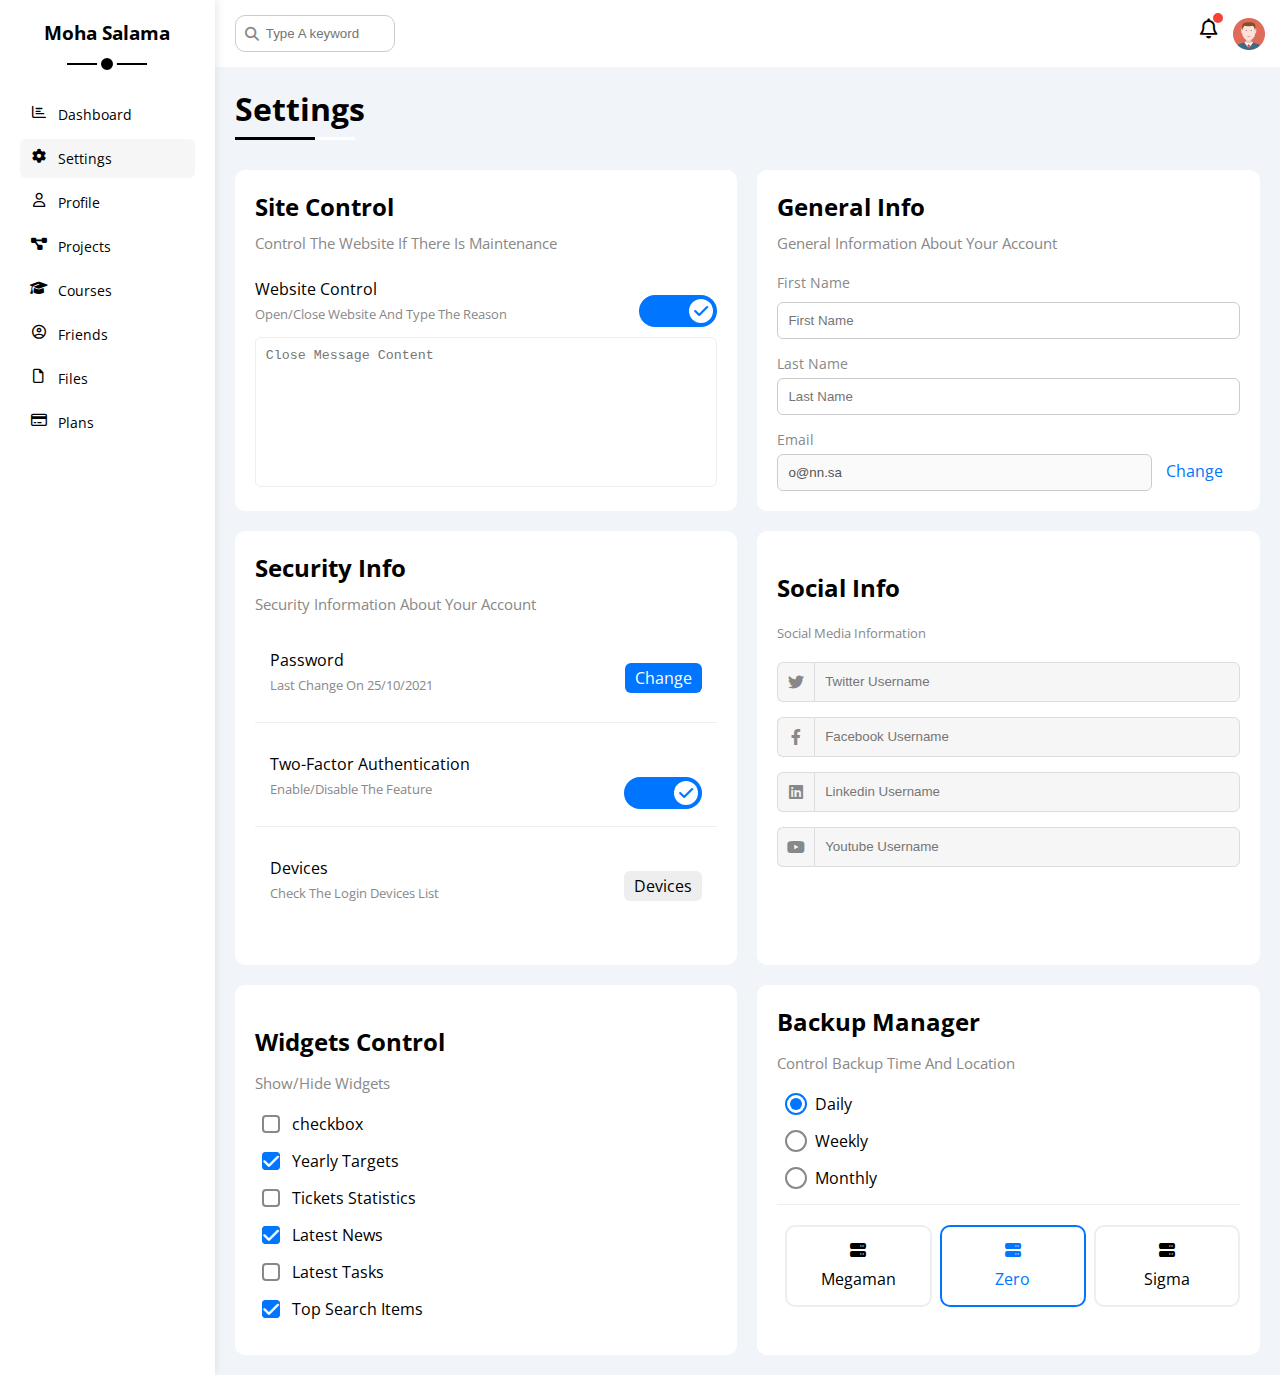
<file: settings.html>
<!DOCTYPE html>
<html lang="en">

<head>
    <meta charset="UTF-8">
    <meta name="viewport" content="width=device-width, initial-scale=1.0">
    <link rel="stylesheet" href="css/framework.css">
    <link rel="stylesheet" href="css/master.css">

    <link rel="stylesheet" href="css/all.min.css">
    <link rel="preconnect" href="https://fonts.googleapis.com" />
    <link rel="preconnect" href="https://fonts.gstatic.com" crossorigin />
    <link href="https://fonts.googleapis.com/css2?family=Open+Sans:wght@300;500&#038;display=swap" rel="stylesheet" />
</head>
<title>Settings</title>
</head>

<body>
    <div class="page d-flex">
        <div class="sidebar bg-white p-20 p-relative">
            <h3 class=" p-relative txt-c mt-0 ">Moha Salama</h3>
            <ul>
                <li>
                    <a class=" d-flex aling-center fs-14 c-black rad-6 p-10" href="index.html">
                        <i class="fa-regular fa-chart-bar fa-fw"></i>
                        <span> Dashboard</span>
                    </a>
                </li>
                <li>
                    <a class=" active d-flex aling-center fs-14 c-black rad-6 p-10" href="settings.html">
                        <i class="fa-solid fa-gear fa-fw"></i>
                        <span> Settings</span>
                    </a>
                </li>
                <li>
                    <a class=" d-flex aling-center fs-14 c-black rad-6 p-10" href="profile.html">
                        <i class="fa-regular fa-user fa-fw"></i>
                        <span> Profile</span>
                    </a>
                </li>

                <li>
                    <a class="d-flex aling-center fs-14 c-black rad-6 p-10" href="projects.html">
                        <i class="fa-solid fa-diagram-project fa-fw"></i>
                        <span> Projects</span>
                    </a>
                </li>
                <li>
                    <a class="d-flex aling-center fs-14 c-black rad-6 p-10" href="courses.html">
                        <i class="fa-solid fa-graduation-cap fa-fw"></i>
                        <span> Courses</span>
                    </a>
                </li>
                <li>
                    <a class="d-flex aling-center fs-14 c-black rad-6 p-10" href="friends.html">
                        <i class="fa-regular fa-circle-user fa-fw"></i>
                        <span> Friends</span>
                    </a>
                </li>
                <li>
                    <a class="d-flex aling-center fs-14 c-black rad-6 p-10" href="files.html">
                        <i class="fa-regular fa-file fa-fw"></i>
                        <span> Files</span>
                    </a>
                </li>
                <li>
                    <a class="d-flex aling-center fs-14 c-black rad-6 p-10" href="plans.html">
                        <i class="fa-regular fa-credit-card fa-fw"></i>
                        <span> Plans</span>
                    </a>
                </li>
            </ul>
        </div>
        <div class="content w-full">
            <div class="head bg-white p-15 between-flex">
                <div class="search p-relative">
                    <input class="p-10" type="search" placeholder="Type A keyword">
                </div>
                <div class="icons d-flex aling-center">
                    <span class="notification p-relative">
                        <i class="fa-regular fa-bell fa-lg"></i>
                    </span>
                    <img src="imgs/avatar.png" alt="">
                </div>
            </div>
            <h1 class="p-relative "> Settings </h1>

            <div class="settings-page m-20 d-grid gap-20">
                <div class="bg-white rad-10 p-20 ">
                    <h2 class="mt-0 mb-10">Site Control</h2>
                    <p class="c-grey fs-15 mt-0 mb-20">Control The Website If There Is Maintenance</p>
                    <div class="mb-10 between-flex">
                        <div>
                            <span>Website Control</span>
                        <p class="c-grey mt-5 mb-0 fs-13">Open/Close Website And Type The Reason</p>
                        </div>
                        <div>
                            <label>
                                <input class="toggel-checkbox" type="checkbox" checked>
                                <div class="toggle-switch">
        
                                </div>
                            </label>
                        </div>
                        
                    </div>
                    <textarea class="close-message p-10 rad-6 d-block w-full" placeholder="Close Message Content"></textarea>
                    
                </div>
                <div class="general-info rad-10 p-20 bg-white">
                    <h2 class="mt-0 mb-10">General Info</h2>
                    <p class="mt-0 mb-20 c-grey fs-15">General Information About Your Account</p>
                    <div class="mb-15">
                      <label class="fs-14 c-grey d-block mb-10" for="first">First Name</label>
                      <input
                        class="b-none border-ccc p-10 rad-6 d-block w-full"
                        type="text"
                        id="first"
                        placeholder="First Name"
                      />
                    </div>
                    <div class="mb-15">
                      <label class="fs-14 c-grey d-block mb-5" for="last">Last Name</label>
                      <input
                        class="b-none border-ccc p-10 rad-6 d-block w-full"
                        id="last"
                        type="text"
                        placeholder="Last Name"
                      />
                    </div>
                    <div>
                      <label class="fs-14 c-grey d-block mb-5" for="email">Email</label>
                      <input
                        class="email b-none border-ccc p-10 rad-6 w-full mr-10"
                        id="email"
                        type="email"
                        value="o@nn.sa"
                        disabled
                      />
                      <a class="c-blue" href="#">Change</a>
                    </div>
                    
                </div>
               <div class="security-info rad-10 p-20 bg-white">
                <h2 class="mt-0 mb-10">Security Info</h2>
                <p class="c-grey mt-0 mb-20 fs-15 ">Security Information About Your Account</p>
                <div class="sec-box between-flex mb-15 p-15">
<div><span class="">Password</span>
    <p class="mt-5 mb-13 c-grey fs-13 ">Last Change On 25/10/2021</p>
    </div>
    <a class="button c-white bg-blue btn-shape" href="">Change</a>
                </div>
                <div class="two-factor between-flex mb-15 p-15">
<div>
    <span class=" ">Two-Factor Authentication</span>
    <p class="fs-13 mt-5 mb-13 c-grey">Enable/Disable The Feature</p>
</div>
<div>
    <label>
        <input class="toggel-checkbox" type="checkbox" checked>
        <div class="toggle-switch">

        </div>
    </label>
</div>
                </div>
                <div class="devices between-flex mb-15 p-15">
                    <div>
<span>Devices</span>
<p class="mt-5 mb-13 fs-13 c-grey">Check The Login Devices List</p>
                    </div>
                    <a href="" class="btn-shape bg-eee c-black">Devices</a>
                </div>
               </div>
               <div class="social-info rad-10 p-20 bg-white">
                <h2>Social Info</h2>
                <p class="c-grey fs-13 mb-20">Social Media Information</p>
                <div class="d-flex align-center mb-15">
                    <i class="fa-brands fa-twitter center-flex c-grey"></i>
                    <input class="w-full" type="text" placeholder="Twitter Username">

                </div>
                <div class="d-flex align-center mb-15">
                    <i class="fa-brands fa-facebook-f center-flex c-grey"></i>
                    <input class="w-full" type="text" placeholder="Facebook Username">

                </div>
                <div class="d-flex align-center mb-15">
                    <i class="fa-brands fa-linkedin center-flex c-grey"></i>
                    <input class="w-full" type="text" placeholder="Linkedin Username">

                </div>
                <div class="d-flex align-center mb-15">
                    <i class="fa-brands fa-youtube center-flex c-grey"></i>
                    <input class="w-full" type="text" placeholder="Youtube Username">

                </div>
               </div>
               <div class="widgets-control rad-10 p-20 bg-white">
<h2 class="mb-10">Widgets Control</h2>
<p class="mb-20 c-grey fs-15">Show/Hide Widgets</p>
<div class="control d-flex align-center mb-15">
    <input type="checkbox" id="one"  >
    <label for="one">checkbox</label>
</div>
<div class="control d-flex align-center mb-15">
    <input type="checkbox" id="two" checked >
    <label for="two" class="">Yearly Targets</label>
</div>
<div class="control d-flex align-center mb-15">
    <input type="checkbox" id="three"  >
    <label for="three">Tickets Statistics</label>
</div>
<div class="control d-flex align-center mb-15">
    <input type="checkbox" id="four" checked >
    <label for="four">Latest News</label>
</div>
<div class="control d-flex align-center mb-15">
    <input type="checkbox" id="five"  >
    <label for="five">Latest Tasks</label>
</div>
<div class="control d-flex align-center mb-15">
    <input type="checkbox" id="six "  checked>
    <label for="six">Top Search Items</label>
</div>
               </div>
               <div class="backup-manager rad-10 p-20 bg-white">
                <h2 class=" mt-0 mb-10 ">Backup Manager</h2>
                <p class="fs-15 c-grey mb-20">Control Backup Time And Location</p>
                <div class="datd d-flex align-center mb-15">
                    <input type="radio" class="" id="daily" name="time" checked>
                    <label for="daily">Daily</label>

                </div>
                <div class="datd d-flex align-center mb-15">
                    <input type="radio" class="" id="weekly" name="time">
                    <label for="weekly">Weekly</label>

                </div>
                <div class="datd d-flex align-center mb-15">
                    <input type="radio" class="" id="monthly" name="time">
                    <label for="monthly">Monthly</label>

                </div>
                <div class="servers d-flex align-center txt-c">
                    <input type="radio" name="servers" id="server-one" />
                    <div class="server mb-15 rad-10 w-full">
                      <label class="d-block m-15" for="server-one">
                        <i class="fa-solid fa-server d-block mb-10"></i>
                        Megaman
                      </label>
                    </div>
                    <input type="radio" name="servers" id="server-two" checked />
                    <div class="server mb-15 rad-10 w-full">
                      <label class="d-block m-15" for="server-two">
                        <i class="fa-solid fa-server d-block mb-10"></i>
                        Zero
                      </label>
                    </div>
                    <input type="radio" name="servers" id="server-three" />
                    <div class="server mb-15 rad-10 w-full">
                      <label class="d-block m-15" for="server-three">
                        <i class="fa-solid fa-server d-block mb-10"></i>
                        Sigma </label>
                   </div>

                </div>
               </div>
            </div>
        </div>

    </div>
</body>

</html>
</file>
<file: css/framework.css>
:root {
    --blue-color: #0075ff;
    --blue-alt-color: #0d69d5;
    --orange-color: #f59e0b;
    --green-color: #22c55e;
    --red-color: #f44336;
    --grey-color: #888;
  }
.d-flex {
    display: flex;
}
.f-wrap{
    flex-wrap: wrap;
}
.d-grid{
    display: grid;
}
.d-block{
    display: block;
}
.align-center{
    align-items: center;
}
@media(max-width: 767px){
    .block-mobile {
        display: block;
    }
    .hide-mobile{
display: none;
    }
}

.space-between{
    justify-content: space-between;
}
.gap-20{
    gap: 20px;
}

.p-10{
    padding: 10px;
}
.p-15{
    padding: 15px;
}
.p-20{
    padding: 20px;
}
.pt-15{
padding-top: 15px;
}
.pt-5{
    padding-top: 5px;
}
.pt-20 {
    padding-top: 20px;
}
.pt-10 {
    padding-top: 10px;
}
.pb-15{
padding-bottom: 15px;
}
.pb-10{
    padding-bottom: 10px;
}
.pl-15 {
    padding-left: 15px;
}
.pb-20{
    padding-bottom: 20px;
}
.m-20 {
    margin: 20px;
}
.m-0 {
    margin: 0;
}
.m-15 {
    margin: 15px;
}
.mt-0{
    margin-top: 0;
}
.mt-5 {
    margin-top: 5px;
 
}
.mt-20{
    margin-top: 20px;
}
.mt-25{
    margin-top: 25px;
}
.mt-10{
    margin-top: 10px;
}
.mb-5{
    margin-bottom: 5px;
}
.mb-20{
    margin-bottom: 20px;
}
.mb-10{
    margin-bottom: 10px;
}
.mb-25{
    margin-bottom: 25px;
}
.mb-0{
    margin-bottom: 0;
}
.mb-5{
    margin-bottom: 5px;

}
.mb-15 {
    margin-bottom: 15px; 
}
.mt-15 {
    margin-top: 15px;
}
.mb-13 {
    margin-bottom: 13px; 

}
.mr-10{
    margin-right: 10px;
}
.ml-25{
    margin-left: 25px;
}
.ml-15{
    margin-left: 15px;
}
.w-full{
    width: 100%;
}
.bg-white{
    background-color: white;
}
.bg-eee{
    background-color: #eee;
}
.bg-blue{
    background-color: var(--blue-color);
}
.bg-orange{
    background-color: var(--orange-color);
}
.bg-green{
    background-color: var(--green-color);
}
.bg-red{
    background-color: var(--red-color);
}
.c-black{
    color: black;
}
.c-blue{
    color: var(--blue-color);
}
.c-green {
    color: var(--green-color);
}
.c-red{
    color: var(--red-color);
}
.c-orange{
    color: var(--orange-color);
}
.bg-ctw{
    background-color: #1da1f2;
}
.p-relative{
    position: relative;
}
.txt-c{
    text-align: center;
}
.h-full {
    height: 100%;
}
@media (max-width: 767px) {
    .txt-c-mobile{
        text-align: center;
    }
}
.fs-13{
    font-size: 13px;
}
.fs-14{
    font-size: 14px;
}
.fs-15{
    font-size: 15px;
}
.fs-25{
    font-size: 25px;
}
.fw-bold{
    font-weight: bold;
}
.rad-6{
    border-radius: 6px;
}
.rad-10 {
    border-radius: 10px; 
}
.borr{
    border-radius: 50%;
}
.border-eee {
    border: 1px solid #eee;
}
.b-none{
    border: none;
}
.between-flex{
    display: flex;
    align-items: center;
    justify-content: space-between;
}
.center-flex{
    display: flex;
    align-items: center;
    justify-content: center;

}
.c-grey{
    color: var(--grey-color);
}
.c-white{
    color: white;
}
.w-fit{
    width: fit-content;
}
.btn-shape{
padding: 4px 10px;
border-radius: 6px;
width: fit-content;

}
.borb-1:not(:last-child){

    border-bottom: 1px solid #eee;
}
.p-absolute {
    position: absolute;
}
</file>
<file: css/master.css>
* {
  box-sizing: border-box;
}
body {
  font-family: "Open Sans", sans-serif;
  margin: 0;
}
*:focus {
  outline: none;
}
a {
  text-decoration: none;
}
ul {
  list-style: none;
  padding: 0;
}
::-webkit-scrollbar {
  width: 15px;
}
::-webkit-scrollbar-track {
  background-color: white;
}
::-webkit-scrollbar-thumb {
  background-color: var(--blue-color);
}
::-webkit-scrollbar-thumb:hover {
  background-color: var(--blue-alt-color);
}
.page {
  background-color: #f1f5f9;
  min-height: 100vh;
}
/* Start Sidebar */
.sidebar {
  width: 250px;
  box-shadow: 0 0 10px #ddd;
}
.sidebar > h3 {
  margin-bottom: 50px;
}
.sidebar > h3::before,
.sidebar > h3::after {
  content: "";
  background-color: black;
  transform: translateX(-50%);
  position: absolute;
  left: 50%;
}
.sidebar > h3::before {
  width: 80px;
  height: 2px;
  bottom: -20px;
}
.sidebar > h3::after {
  bottom: -29px;
  width: 12px;
  height: 12px;
  border-radius: 50%;
  border: 4px solid white;
}
.sidebar ul li a {
  transition: 0.3s;
  margin-bottom: 5px;
}
.sidebar ul li a:hover,
.sidebar ul li a.active {
  background-color: #f6f6f6;
}
.sidebar ul li a span {
  font-size: 14px;
  margin-left: 10px;
}
@media (max-width: 767px) {
  .sidebar {
    width: 58px;
    padding: 10px;
  }
  .sidebar > h3 {
    font-size: 13px;
    margin-bottom: 15px;
  }
  .sidebar > h3::before,
  .sidebar > h3::after {
    display: none;
  }
  .sidebar ul li a span {
    display: none;
  }
}
/* End Sidebar */
/* Start Content */
.content {
overflow: hidden;
}
.head .search::before {
  font-family: var(--fa-style-family-classic);
  content: "\f002";
  font-weight: 900;
  position: absolute;
  left: 15px;
  top: 50%;
  transform: translateY(-50%);
  font-size: 14px;
  color: var(--grey-color);
}
.head .search input {
border: 1px solid #ccc;
border-radius: 10px;
margin-left: 5px;
padding-left:  30px;
width: 160px ;
transition: width 0.3s;
}
.head .search input:focus {
  width: 200px;
}
.head .search input:focus::placeholder {
  opacity: 0;
}
.head .icons .notification::before{
  content: '';
  position: absolute;
  width: 10px;
  height: 10px;
  background-color: var(--red-color);
  border-radius: 50%;
  right: -5px;
  top: -5px;
}
.head .icons img {
  width: 32px;
  height: 32px;
  margin-left: 15px;
}
.page h1 {
  margin: 20px 20px 40px;
}
.page h1::before,
.page h1::after {
  content: "";
  height: 3px;
  position: absolute;
  bottom: -10px;
  left: 0;
}

.page h1::before {
  background-color: white;
  width: 120px;
}
.page h1::after {
  background-color: black;
  width: 80px;
}
.wrapper {
  grid-template-columns: repeat(auto-fill, minmax(450px, 1fr));
  margin-left: 20px;
  margin-right: 20px;
}
@media (max-width: 767px){
  .wrapper {
    grid-template-columns: minmax(200px, 1fr);
    margin-left: 10px;
    margin-right: 10px;
    gap: 10px;
  }
}
.welcome {
  overflow: hidden;
}
.welcome .intro img{
width: 170px;
margin-bottom: -10px;

}
.welcome .avatar{
  width: 64px;
  height: 64px;
  border: 2px solid white;
  border-radius: 50%;
  box-shadow: 0 0 5px #ddd ;
  margin-left: 20px;
  margin-top: -32px;
}
.welcome .body {
border-top: 1px solid #EEE;
border-bottom: 1px solid #EEE;;
}
.welcome .body > div{
flex: 1;
}
.welcome .visit {
margin: 0 15px 15px auto;
transition: 0.3;
}
.welcome .visit:hover{
  background-color: var(--blue-alt-color);
}
@media (max-width: 767px){
  .welcome .intro {
padding-bottom: 30px;
  }
  .welcome .avatar{
    margin-left: 0;
  }
  .welcome .body > div:not(:last-child){
    margin-bottom: 20px;
  }
}
.quick-draft textarea{
  resize: none;
  min-height: 180px;
}
.quick-draft .save{
  margin-left: auto;
  transition: 0.3s;
  cursor: pointer;
}
.quick-draft .save:hover{
  background-color: var(--blue-alt-color);
}
.targets .target-row .icon {
width: 80px;
height: 80px;
margin-right: 15px;
}
.targets .details {
  flex: 1;
}
.targets .details .progress {
  height: 4px;
}
.targets .details .progress > span {
  position: absolute;
  left: 0;
  top: 0;
  height: 100%;
}
.targets .details .progress > span span {
  position: absolute;
  bottom: 16px;
  right: -16px;
  color: white;
  padding: 2px 5px;
  border-radius: 6px;
  font-size: 13px;
}
.targets .details .progress > span span::after {
  content: '';
  border-color: transparent;
  border-width: 5px;
  border-style: solid;
  position: absolute;
  bottom: -10px;

  left: 50%;
  transform: translateX(-50%);
}
.targets .details .progress > .blue span::after{
  border-top-color: var(--blue-color);
}
.targets .details .progress > .orange span::after{
  border-top-color: var( --orange-color);
}
.targets .details .progress > .green span::after{
  border-top-color: var(--green-color);
}
.blue .icon,
.blue .progress{
  background-color: rgb(0 117 225 / 20%);
} 
.orange .icon,
.orange .progress{
  background-color: rgb(254 158 11 / 20%);
} 
.green .icon,
.green .progress{
  background-color: rgb(34 197 94 / 20%);
} 
.tickets .box {
  border: 1px solid #ccc;
width: calc(50% - 10px);
}
@media (max-width: 767px){
  .tickets .box {
width: 100%;
  }
}
.latest-news .news-row:not(:last-of-type) {
  margin-bottom: 20px;
  padding-bottom: 20px;
  border-bottom: 1px solid #eee;
}
.latest-news .news-row img {
  width: 100px;
  border-radius: 6px;
  margin-right: 15px;
}
.latest-news .info {
  flex-grow: 1;
}
@media (max-width: 767px) {
  .latest-news .news-row {
    display: block;
  }
}
.latest-news .info h3 {
margin: 0 0 6px;
}

.latest-news .news-row .label {
  margin: 10px auto;
  width: fit-content;

}
.tasks .task-row:not(:last-of-type) {
  margin-bottom: 15px;
  padding-bottom: 15px;
  border-bottom: 1px solid #eee;
}
.tasks div i {

  cursor: pointer;
  transition: 0.5s;
}
.tasks .info {
  flex-grow: 1;
}
  .tasks div:nth-child(5) h3,
  .tasks div:nth-child(5) p {
 opacity: 0.5;
    text-decoration: line-through;
  }
  .tasks div:nth-child(5) i {
    opacity: 0.5;
  }
  .tasks .task-row i:hover{
    color: red;
  }
  .latest-uploads ul li img {
    width: 40px;
    height: 40px;
  }
  .last-project .launch-icon {
    position: absolute;
    right: 0;
    width: 160px;
    bottom: 0;
    opacity: 0.3;
  }
  .last-project ul li.done::before{
    background-color: var(--blue-color);
  }
  .last-project ul li::before {
    content: "";
    width: 20px;
    height: 20px;
    display: block;
    border-radius: 50%;
    background-color: white;
    border: 2px solid white;
    outline: 2px solid var(--blue-color);
    margin-right: 15px;
    z-index: 1;
  } 
  .last-project ul::before {
    content: "";
    position: absolute;
    left: 11px;
    width: 2px;
    height: 100%;
    background-color: var(--blue-color);
  }
  .last-project ul li.current::before{
    animation: change-color 0.8s infinite alternate;;
  }

  .reminders ul .blue::before{
    content: '';
display: block;
    width: 15px;
    height: 15px;
    border-radius: 50%;
    background-color: var(--blue-alt-color);
  }
  .reminders ul .blue span{
    border-left: 2px solid var(--blue-color);
  }
  .reminders ul .green::before{
    content: '';
display: block;
    width: 15px;
    height: 15px;
    border-radius: 50%;
    background-color: var(--green-color);
  }
  .reminders ul .green span{
    border-left: 2px solid var(--green-color);
  }
  .reminders ul .orange::before{
    content: '';
display: block;
    width: 15px;
    height: 15px;
    border-radius: 50%;
    background-color: var(--orange-color);
  }
  .reminders ul .orange span{
    border-left: 2px solid var(--orange-color);
  }
  .reminders ul .red::before{
    content: '';
display: block;
    width: 15px;
    height: 15px;
    border-radius: 50%;
    background-color: var(--red-color);
  }
  .reminders ul .red span{
    border-left: 2px solid var(--red-color);
  }
.latest-post .top img {
  width: 48px;
  height: 48px;
}
.latest-post .text{
  text-transform: capitalize;
  line-height: 1.8;
  border-top: 1px solid #eee;
  border-bottom: 1px solid #eee;
  min-height: 140px;
}
.social-media .box i {
  position: absolute;
  left: 0;
  top: 0;
  width: 25px;
  transition: 0.3s;
}

.social-media .twitter i{
  color: white;
  background-color: #1da1f2;
  position: absolute;
  width: 52px;
  top: 0;
  left: 0;
  display: flex;
justify-content: center;
align-items: center;
  height: 100%;
}
.fa-twitter:before {
  content: "\f099";
}
.social-media .twitter {
  background-color: rgb(29 161 242 / 20%);
  color: #1da1f2;
  padding-left: 70px;

}
.social-media .twitter a {
  background-color:#1da1f2 ;
}
.social-media .faceboox i {
  position: absolute;
  color: white;
  background-color: #1877f2;
  width: 52px;
  top: 0;
  left: 0;
  display: flex;
  justify-content: center;
align-items: center;
  height: 100%;
}
.social-media .faceboox {
  padding-left: 70px;
  background-color: rgb(24 119 242 / 20%);
  color:#1877f2 ;
}
.social-media .faceboox a{
background-color:  #1877f2;
}
.social-media .youtube {
  background-color: rgb(255 0 0 / 20%);
  padding-left: 72px;
  color: red;

}
.social-media .youtube i {
  position: absolute;
  width: 52px;
  top: 0;
  left: 0;
  display: flex;
  align-items: center;
  justify-content: center;
  color: white;
  background-color: red;
  height: 100%;
  transition: 0.3s;
}
.social-media .youtube i:hover,
.social-media .linked i:hover,
.social-media .faceboox i:hover,
.social-media .twitter i:hover{
  transform:  rotate(4deg);
}
.social-media .youtube a{
  background-color: red;

}
.social-media .linked{
  background-color: rgb(0 119 181 /20%) ;
  color:   #0077b5;
  padding-left: 72px;
}
.social-media .linked i{
  position: absolute;
  left: 0;
  top: 0;
  height: 100%;
  width: 52px;
  display: flex;
  background-color: #0077b5 ;
  justify-content: center;
  align-items: center;
}
.social-media .linked a{
  background-color: #0077b5 ;
}
.projects .responsive-table img {
  width: 32px;
  height: 32px;
  border-radius: 50%;
  background-color: white;
  padding: 2px;
}
.projects .responsive-table img:not(:first-child){
  margin-left: -20px;
}
.projects .responsive-table {
  overflow-x: auto;
 
}
.projects table {
  min-width: 1000px;
  border-spacing:  0;
}
.projects .responsive-table thead td {
  background-color: #eee;


}
.projects table td {
  border-bottom: 1px solid #eee;
  border-left: 1px solid #eee;
}
.projects tbody tr:hover td{
background-color: #faf7ff;
}
.projects table tbody tr td:last-child {
  border-right: 1px solid #eee;
}
.responsive-table  td {
  font-weight: bold;
  padding: 15px;
}
.toggel-checkbox {
-webkit-appearance: none;
appearance: none;
}
.toggle-switch{
background-color: #eee;
width: 78px;
height: 32px;
border-radius: 16px;
position: relative;
transition: 0.3s;
cursor: pointer;
}
.toggle-switch::before{
  font-family: var(--fa-style-family-classic);
  content: '\f00d';
font-weight: 900;
background-color: white ;
width: 24px;
height: 24px;
position: absolute;
border-radius: 50%;
top: 4px;
left: 4px;
display: flex;
justify-content: center;
align-items: center;
color: #aaa;
transition: 0.3s;

}
.settings-page{
grid-template-columns: repeat(auto-fill, minmax(500px, 1fr)) ;
}
@media (max-width: 767px) {
  .settings-page{
    grid-template-columns:  minmax(100px, 1fr) ;
    margin-left: 10px;
    margin-right: 10px;
    gap: 10px;

  }
}

.settings-page .close-message{
  border: 1px solid #eee;
  resize: none;
  min-height: 150px;
}

.general-info a {
  margin-left: 0;
}
.general-info input {
 
border: 1px solid #CCC ;

}
.general-info .email {
  display: inline-flex;
  width: calc(100% - 88px);
}
.toggel-checkbox:checked + .toggle-switch{
background-color: var(--blue-color);
}
.toggel-checkbox:checked + .toggle-switch::before{
  content: '\f00c';
  left: 50px;
  color: var(--blue-color);
}
@keyframes change-color {
  0%{
    background-color: white;
  } 100%{
    background-color: var(--blue-color);
  }
}
.security-info .button:hover {
  background-color: var(--blue-alt-color);

}
.security-info > div:not(:last-child){
  border-bottom: 1px solid #eee;
}
.social-info input {
  height: 40px;
  background-color: #f6f6f6 ;
  border: 1px solid #ddd;
  padding-left: 10px;
  border-radius: 0 6px 6px 0;

}
.settings-page .social-info i{
  width: 40px;
  height: 40px;
  background-color:#f6f6f6 ;
  border: 1px solid #ddd;
  border-right: none;
  border-radius: 6px 0 0 6px;
transition: 0.50s;
display: flex;
}
.settings-page .social-info > div:focus-within i  {
color: black;
}
.widgets-control .control input[type='checkbox'] {
  -webkit-appearance: none;
appearance: none;
}
.widgets-control .control label {
padding-left: 30px;
cursor: pointer;
position: relative;
}
.widgets-control .control label::before {
content: '';
position: absolute;
left: 0;
top: 50%;
width: 14px;
height: 14px;
border: 2px solid var(--grey-color);
margin-top: -9px;
border-radius: 4px;
}
.widgets-control .control label:hover::before{
  border-color: var(--blue-alt-color);
}
.widgets-control .control label::after {
 font-family: var(--fa-style-family-classic);
  content: '\f00c';
  font-weight: 900;
  position: absolute;
  left: 0;
  top: 50%;
  margin-top: -9px;
  color: white;
  background-color: var(--blue-color);
  font-size: 18px;
  height: 18px;
  display: flex;
  border-radius: 4px;
  justify-content: center;
  align-items: center;
  transform: scale(0) rotate(360deg);
  transition: 0.3s;

}
.widgets-control .control input[type='checkbox']:checked + label::after {
  transform: scale(1);
}
.backup-manager .datd label {

  padding-left: 30px;
  position: relative;
  cursor: pointer;
}
.backup-manager input[type='radio'] {
  -webkit-appearance: none;
appearance: none;
}
.backup-manager .datd label::before{
  content: '';
  position: absolute;
  top: 50%;
  left: 0;
  width: 18px;
  height: 18px;
  border-radius: 50%;
  border: 2px solid var(--grey-color);
  margin-top: -11px;
}
.backup-manager .datd label::after{
  content: '';
  position: absolute;
  width: 12px;
  height: 12px;
  border-radius: 50%;
  background-color: var(--blue-color);
  top: 5px;
  left: 5px;
  transition: 0.3s;
  transform: scale(0);

}

.backup-manager .datd input[type='radio']:checked + label::after{
  transform: scale(1);
}
.backup-manager .datd input[type='radio']:checked + label::before{
  border-color: var(--blue-color);
}
.backup-manager .servers .server label,
.backup-manager .servers .server i {
  display: block;
}
.backup-manager .servers {
  padding-top: 20px;
  border-top:  1px solid #eee;
}
@media (max-width: 767px){
  .backup-manager .servers {
flex-wrap: wrap;  }
}
.backup-manager .servers .server {
  position: relative;
  border: 2px solid #eee;

}
.backup-manager .servers .server label {
cursor: pointer;
}
.backup-manager .servers input[type='radio']:checked + .server {
  border-color: var(--blue-color);
  color: var(--blue-color);
}
@media (max-width: 767px) {
  .profile-page .overview {
    flex-direction: column;
  }
}
.profile-page .avatar-box {
width: 300px;
text-align: center;
padding: 20px;
}
@media (min-width: 767px) {
  .profile-page .avatar-box {

    border-right: 1px solid #eee;
    }
}
.profile-page .avatar-box > img {
  border-radius: 50%;
  width: 120px ;
  height: 120px;
}
.profile-page .avatar-box .level {
height: 4px;
overflow: hidden;
margin: auto;
width: 70%;
}
.profile-page .avatar-box .level span {
  position: absolute;
  left: 0px;
  top: 0px;
  height: 100%;
  background-color: var(--blue-color);
  border-radius: 6px;
}
.profile-page .info-box .box > div {
  min-width: 250px;
  padding: 10px 0 0 ;
}
.profile-page .info-box .box:hover{
  background-color: #f9f9f9;
}
.profile-page .info-box .box {
  flex-wrap: wrap;
  border-bottom: 1px solid #eee;
  transition: 0.3s;
}
.profile-page .info-box .box .toggel-checkbox {
  height: 20px;
}
.profile-page .info-box h4 {
  font-weight: normal;
}
.profile-page .skills-card {
  flex-grow: 1;
}
.profile-page .skills-card ul li span:not(:last-child) {
  margin-right: 5px;
}
.profile-page .skills-card ul li span {
  display: inline-flex;
  border-radius: 6px;
  background-color: #eee;
  padding: 4px 10px ;
  font-size: 14px;
}
.profile-page .skills-card ul li:not(:last-child){
  border-bottom: 1px solid #eee;
}
.profile-page .skills-card ul li{
  padding: 15px 0;
}

.profile-page .activities .activity img {
  width: 64px;
  height: 64px;
  border-radius: 50%;
  margin: 0 10px 0 0 ;
}
.profile-page .activities .activity:not(:last-child) {
  border-bottom: 1px solid #eee;
  padding-bottom: 20px;
  margin-bottom: 20px;
}
.profile-page .activities {
  flex-grow: 2;
}
.profile-page .activities .date {
  margin-left: auto;
  text-align: right;
}
.projects-page .project .team img {
  width: 40px;
  height: 40px;
  border-radius: 50%;
  border: 2px solid white;
  transition: 0.3s;
}
.projects-page .project .team a:not(:first-child){
  margin-left: -20px;
}
.projects-page .project .team a:hover img {
  width: 60px;
  height:  60px;
  z-index: 1000;
}
.projects-page .date {
  position: absolute;
  top: 10px;
  right: 10px;
 
}
.projects-page h4 {
  font-weight: normal;
}
.projects-page .project .team {
  position: relative;
  min-width: 80px;
  padding-top: 20px;

}
.projects-page .project .do {
  justify-content: flex-end;
  border-top: 1px solid #eee;
  padding-top: 15px;
  margin-bottom: 15px;
}
.projects-page .project .do span {
  padding: 3px 8px;
  margin-left: 5px;
  width: fit-content;
}
.projects-page .project .info {
  padding-top: 15px;
  margin-top: 15px;
  border-top: 1px solid #eee;
}
.projects-page .project .info .prog {
  height: 8px;
  width: 260px;
  position: relative;
  border-radius: 6px;
}
.projects-page .project .info .prog span {
  border-radius: 6px;
  position: absolute;
  top: 0;
  left: 0;
  height: 100%;

}
.projects-page .project .info i{

 font-size: 13px;
 

}
.courses-page {
  grid-template-columns: repeat(auto-fill, minmax(300px, 1fr));
}
@media (max-width: 767px) {
  .courses-page {
    grid-template-columns: minmax(200px, 1fr);
    margin-left: 10px;
    margin-right: 10px;
    gap: 10px;
  }
}
.courses-page .course {
  overflow: hidden;
}
.courses-page .course .cover {
  max-width: 100%;
}
.courses-page .course img:nth-child(2) {
  width: 64px;
  height: 64px;
  border-radius: 50%;
  position: absolute;
  top: 20px;
  left: 20px;
  border: 2px solid white;
}
.courses-page .course .info {
  border-top: 1px solid #eee;
  font-size: 13px;
}
.courses-page .course .info .titel {
position: absolute;
left: 50%;
top: -13px;
transform: translateX(-50%);
}
.friends-page {
  grid-template-columns: repeat(auto-fill, minmax(300px, 1fr));
}
@media (max-width: 767px) {
  .friends-page {
    grid-template-columns: minmax(200px, 1fr);
    margin-left: 10px;
    margin-right: 10px;
    gap: 10px;
  }
}
.friends-page .contact {
  position: absolute;
  top: 10px;
  left: 10px;
}
.friends-page .contact i {
  padding: 10px;
  background-color: #eee;
  border-radius: 50%;
  color: #666;
  font-size: 13px;
  cursor: pointer;
  transition: 0.3s;
  
}
.friends-page .contact i:hover{
  background-color: var(--blue-color);
  color: white;
}
.friends-page img {
  border-radius: 50%;
  width: 100px;
  height: 100px;

}
.friends-page .icons {
  border-top: 1px solid #eee;
  border-bottom: 1px solid #eee;
  margin-top: 15px;
  margin-bottom: 15px;
  padding-top: 15px;
  padding-bottom: 15px;
}
.friends-page .icons i {
  margin-right: 5px;
}
.friends-page .icons .vip {
  position: absolute;
  font-size: 40px;
  opacity: 30%;
  right: 0;
 top: 50%;
  transform: translateY(-50%);
}
.files-page {
  flex-direction: row-reverse;
  align-items: flex-start;
}
@media (max-width: 767px) {
  .files-page {
    flex-direction: column;
    align-items: normal;
  }
}
.files-page .files-stats {
  min-width: 260px;
}
.files-page .files-stats .blue {
  background-color:rgb(0 117 225 / 20%);
}
.files-page .files-stats .green {
  background-color: rgb(34 197 94 / 20%);
}
.files-page .files-stats .red {
  background-color: rgb(244 67 54 / 20%);
}
.files-page .files-stats .orange {
  background-color: rgb(245 158 11 / 20%);
}
.files-page .files-stats .icon {
  width: 40px;
  height: 40px;
  margin-right: 10px;
  display: flex;
  align-items: center;
  justify-content: center;
}
.files-page .files-stats .size {
  margin-left: auto;
}
.files-page .files-stats .upload {
  margin: 15px auto 0;
  padding: 10px 15px;
  transition: 0.3s;
}
.files-page .files-stats .upload:hover {
  background-color: var(--blue-alt-color);
}
.files-page .files-stats .upload:hover i {
  animation: go-up 0.8s infinite;
}
.files-page .file-content {
  flex: 1;
  grid-template-columns: repeat(auto-fill, minmax(200px, 1fr));
}
.files-page .file-content i:hover {
  color: var(--blue-color);
}
.files-page .file-content .icon img {
width: 64px;
height: 64px;
transition: 0.3s;
}
.files-page .file-content .icon:hover img {
 transform: rotate(5deg);
  }
  .files-page .file-content .info {
    border-top: 1px solid #eee;
  }
  .plans-page {
    grid-template-columns: repeat(auto-fill, minmax(450px, 1fr));
  }
  @media (max-width: 767px) {
    .plans-page {
      grid-template-columns: minmax(250px, 1fr);
      margin-left: 10px;
      margin-right: 10px;
      gap: 10px;
    }
  }
  .plans-page .plan.green .top {
    outline-color: var(--green-color) ;
  }
  .plans-page .plan.orange .top {
    outline-color: var(--orange-color) ;
  }
  .plans-page .plan.blue .top {
    outline-color: var(--blue-color) ;
  }
  .plans-page .plan .top {
    border: 3px solid white;
    outline: 3px solid transparent;
  }
  .plans-page .plan .price {
    position: relative;
    font-size: 40px;
    width: fit-content;
    margin: auto;
  }
  .plans-page .plan .price span {
    position: absolute;
    top: 0;
    left: -20px;
    font-size: 25px;
  }
  .plans-page .plan ul li {
    padding: 15px 0;
    display: flex;
    align-items: center;
    font-size: 15px;
    border-bottom: 1px solid #eee;
  }
  .plans-page .plan ul li i:first-child {
    font-size: 18px;
    margin-right: 5px;
  }
  .plans-page .plan ul li .help {
    margin-left: auto;
    color: var(--grey-color);
    cursor: pointer;
  }
  .plans-page .plan ul li .yes {
    color: var(--green-color);
  }
  .plans-page .plan ul li i {
color: var(--red-color);
  }
@keyframes go-up {
  0%,
  100% {
    transform: translateY(0);
  }
  50% {
    transform: translateY(-5px);
  }
}
</file>
